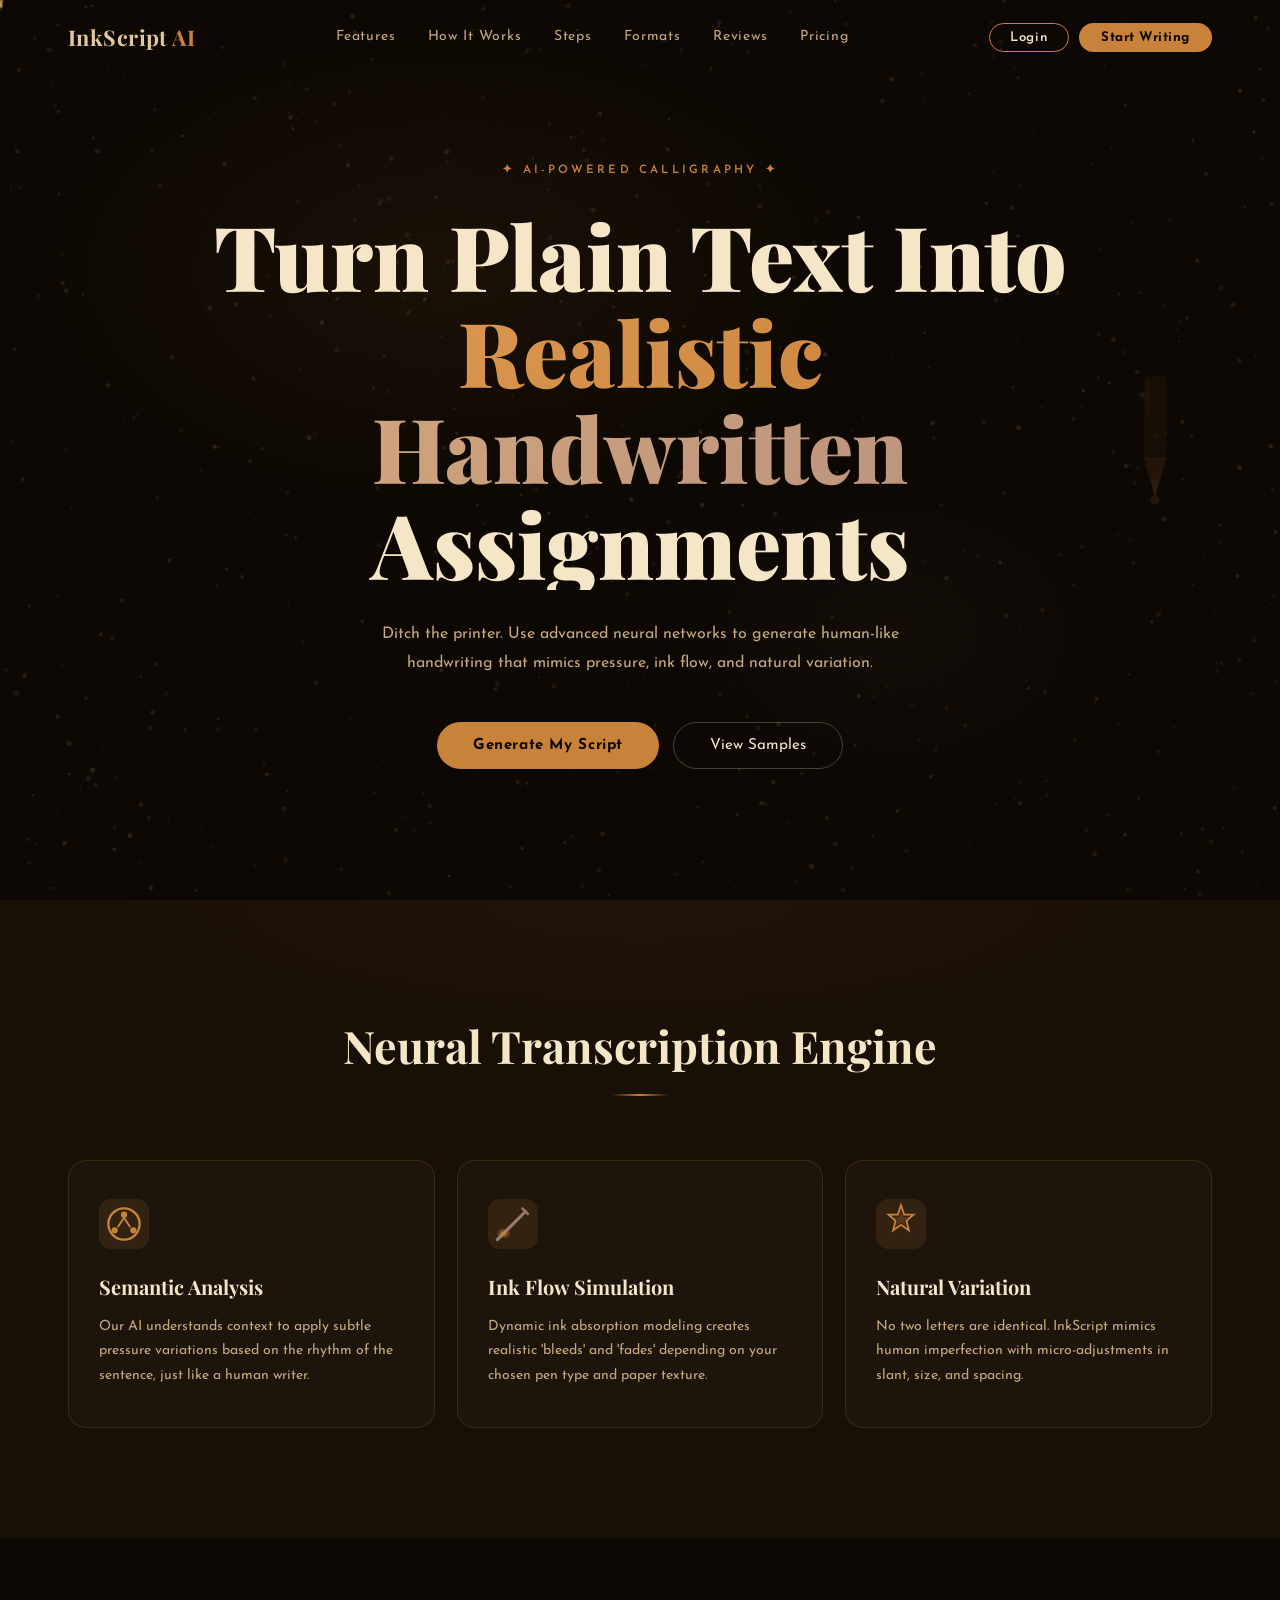
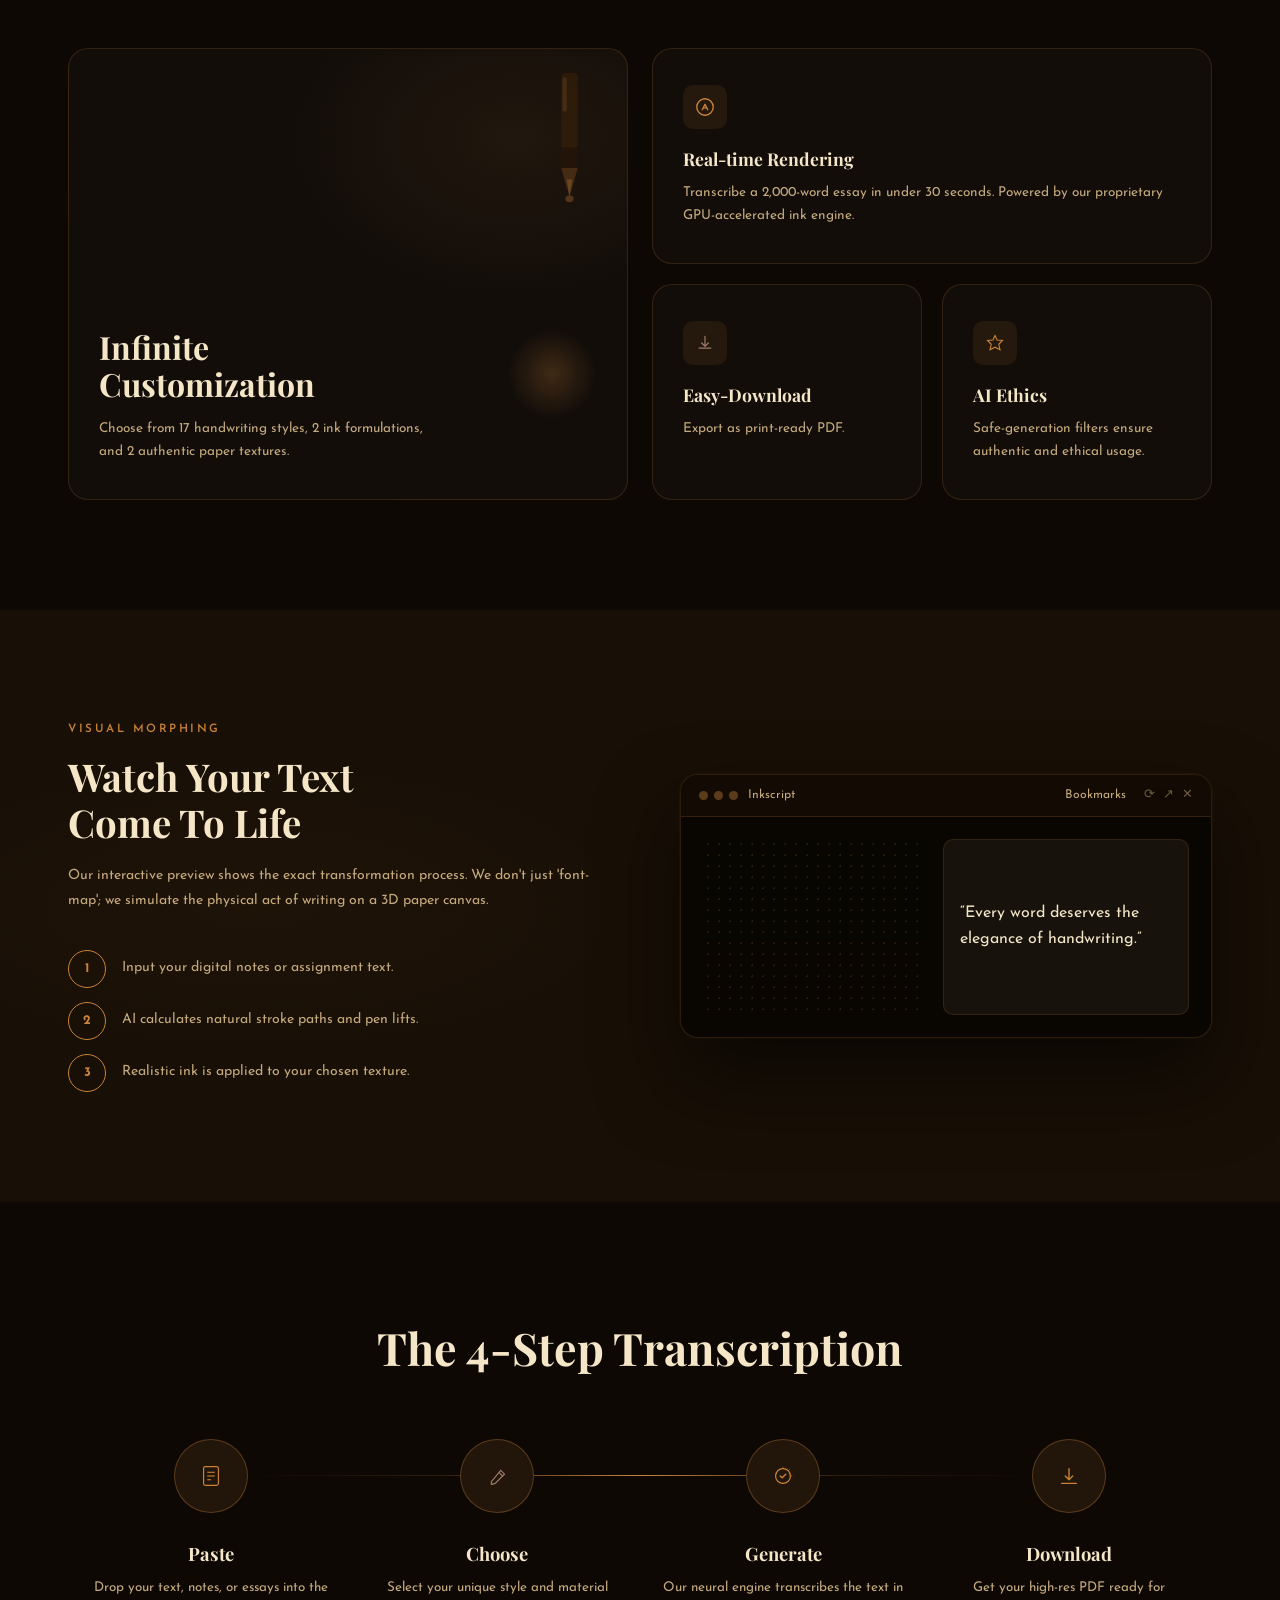
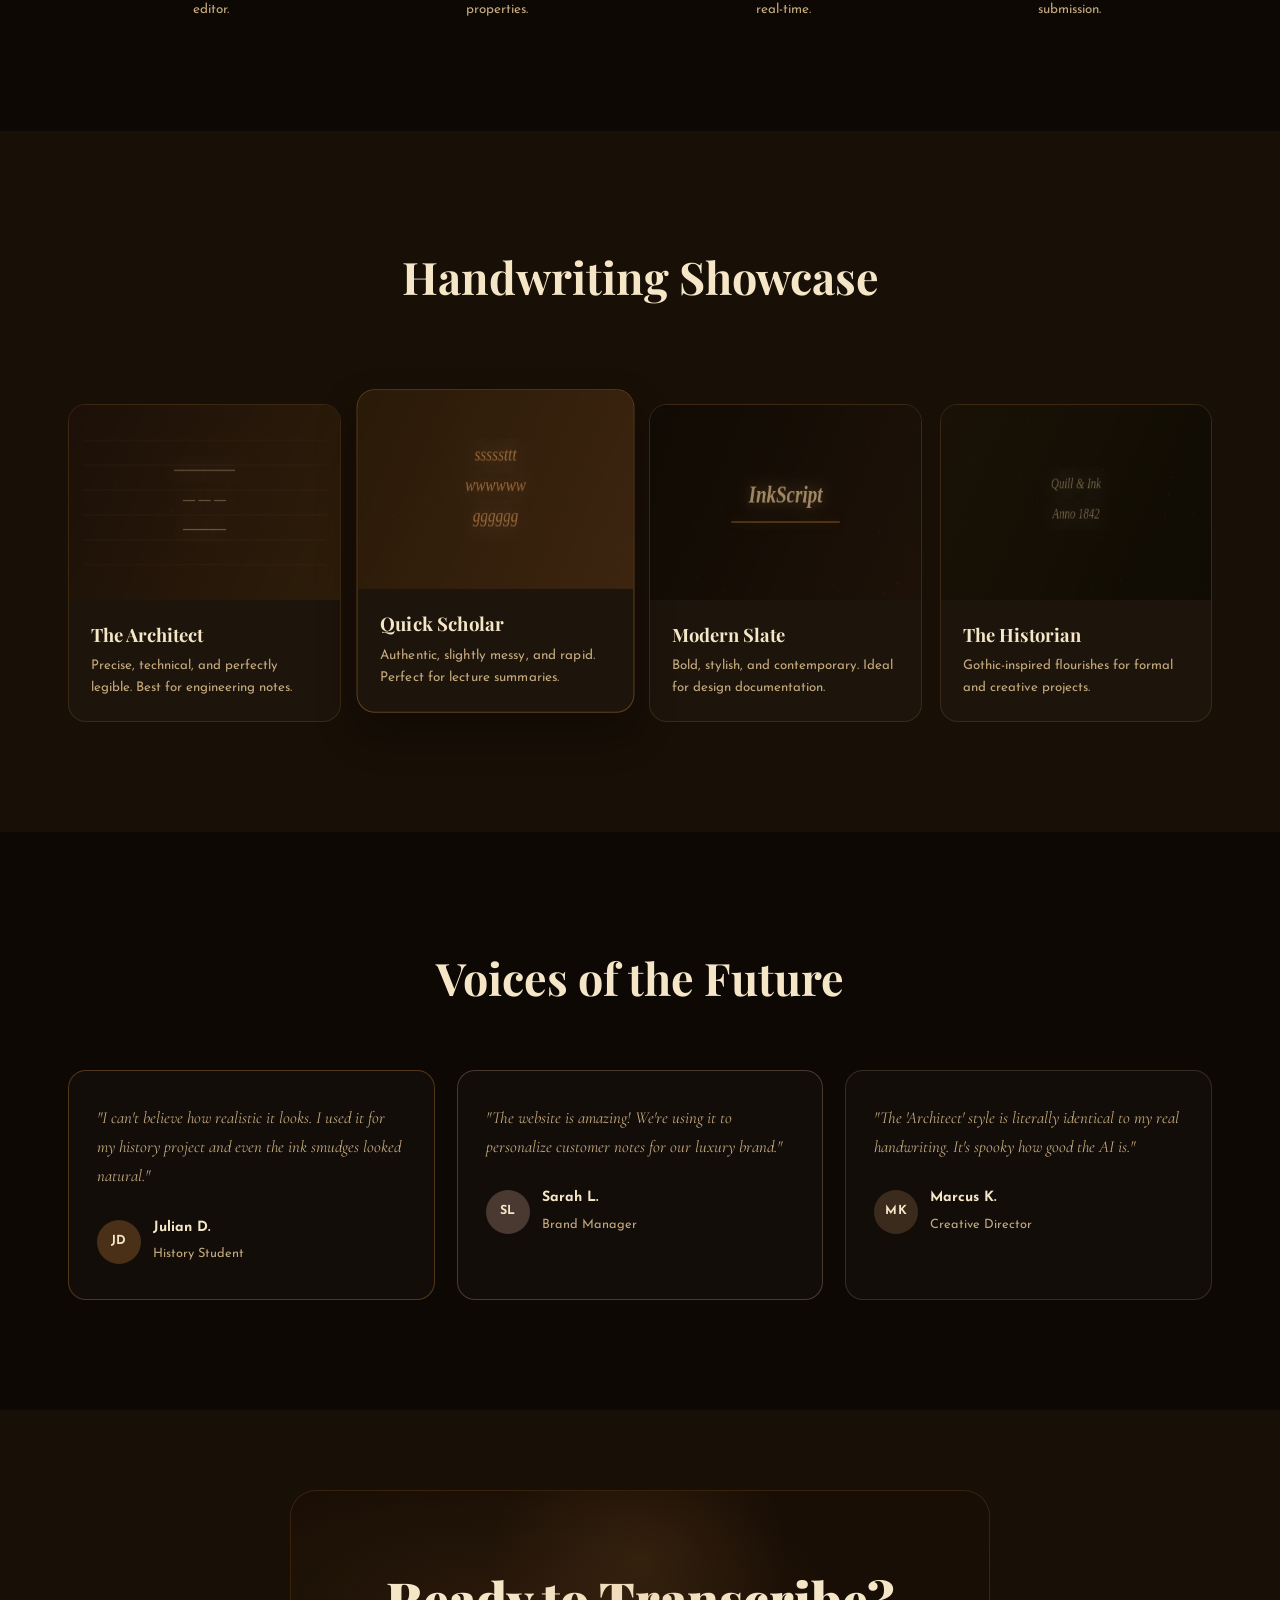
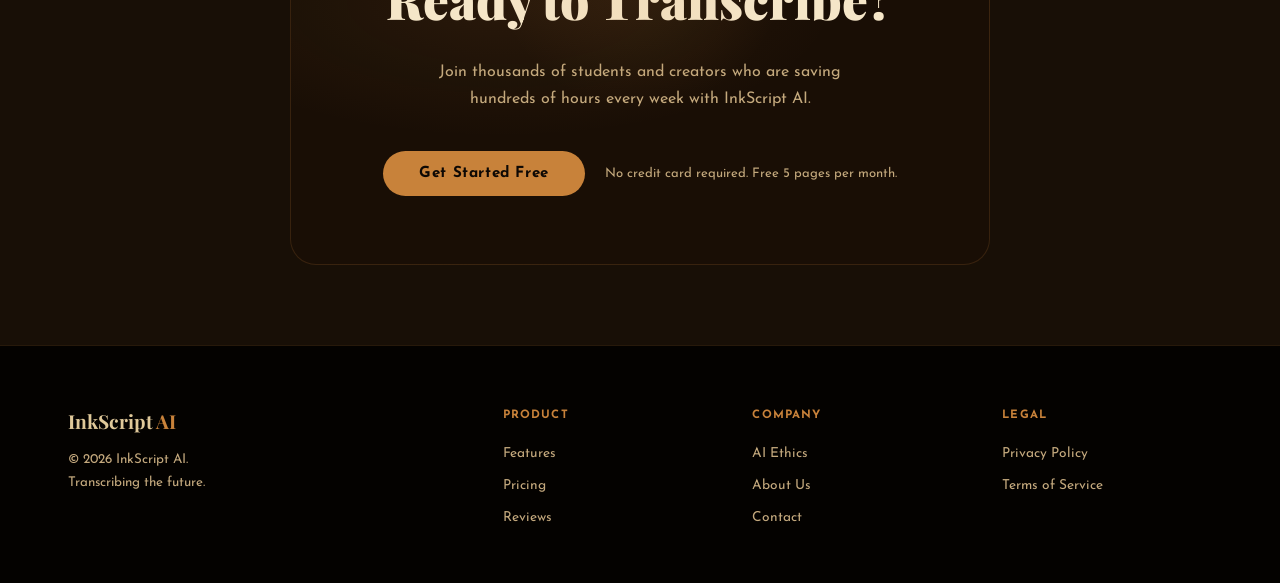
<file: index.html>
<!DOCTYPE html>
<html lang="en">
<head>
  <meta charset="UTF-8" />
  <meta name="viewport" content="width=device-width, initial-scale=1.0"/>
  <title>InkScript AI</title>

  <link rel="preconnect" href="https://fonts.googleapis.com">
  <link rel="preconnect" href="https://fonts.gstatic.com" crossorigin>

  <link href="https://fonts.googleapis.com/css2?family=Playfair+Display:wght@400;700;900&family=Cormorant+Garamond:wght@300;400;500;600;700&family=Josefin+Sans:wght@300;400;500;600;700&display=swap" rel="stylesheet">

  <link rel="stylesheet" href="assets/css/home.css">
</head>
<body>

  <!-- PARTICLES -->
  <canvas id="particles-canvas"></canvas>

  <!-- REALISTIC PEN CURSOR -->
  <div id="cursor-pen">
    <div class="pen-bottom"></div>
    <div class="pen-tip"></div>
  </div>

  <div id="cursor-glow"></div>
  <!-- INK TRAIL -->
  <canvas id="ink-canvas"></canvas>

  <!-- FLYING PAGE SECTION -->
  <div class="flying-pages-wrap" id="flying-pages-wrap">
    <div class="flying-page page-1"></div>
    <div class="flying-page page-2"></div>
    <div class="flying-page page-3"></div>
    <div class="flying-page page-4"></div>
    <div class="flying-page page-5"></div>
  </div>


  <!-- ═══ NAVBAR ═══ -->
  <nav class="navbar" id="navbar">
    <div class="nav-container">
      <div class="nav-logo">InkScript <span>AI</span></div>
      <ul class="nav-links">
        <li><a href="#features">Features</a></li>
        <li><a href="#how-it-works">How It Works</a></li>
        <li><a href="#process">Steps</a></li>
        <li><a href="#gallery">Formats</a></li>
        <li><a href="#testimonials">Reviews</a></li>
        <li><a href="#pricing">Pricing</a></li>
      </ul>
      <div class="nav-btns">
        <button class="btn-outline" onclick="window.location.href='login.html'">Login</button>
        <button class="btn-cta" onclick="window.location.href='writing.html'">Start Writing</button>
      </div>
    </div>
  </nav>

  <!-- ═══ HERO ═══ -->
  <section class="hero" id="home">
    <div class="hero-bg-blur"></div>
    <div class="hero-content">
      <p class="hero-eyebrow">✦ AI-POWERED CALLIGRAPHY ✦</p>
      <h1 class="hero-title">
        <span class="hero-line" style="--d:.05s">Turn Plain Text Into</span>
        <span class="hero-line accent-amber" style="--d:.2s">Realistic</span>
        <span class="hero-line accent-warm" style="--d:.35s">Handwritten</span>
        <span class="hero-line" style="--d:.5s">Assignments</span>
      </h1>
      <p class="hero-sub" style="animation-delay:.75s">
        Ditch the printer. Use advanced neural networks to generate human-like
        handwriting that mimics pressure, ink flow, and natural variation.
      </p>
      <div class="hero-actions" style="animation-delay:.95s">
        <button class="btn-primary-lg" onclick="window.location.href='writing.html'">Generate My Script</button>
        <button class="btn-ghost-lg" onclick="window.location.href='sample.html'">View Samples</button>
      </div>
    </div>
    <!-- Floating pen decoration -->
    <div class="hero-pen-deco" aria-hidden="true">
      <svg viewBox="0 0 60 120" xmlns="http://www.w3.org/2000/svg">
        <rect x="20" y="0" width="20" height="70" rx="4" fill="#6b3f18" opacity=".8"/>
        <rect x="22" y="5" width="4" height="30" rx="2" fill="#c8823a" opacity=".5"/>
        <polygon points="20,70 40,70 30,105" fill="#a0622a"/>
        <polygon points="27,90 33,90 30,105" fill="#e8a05c"/>
        <circle cx="30" cy="107" r="4" fill="#c8823a" opacity=".8"/>
      </svg>
    </div>
  </section>

  <!-- ═══ NEURAL ENGINE FEATURES ═══ -->
  <section class="features" id="features">
    <div class="container">
      <h2 class="sec-title reveal-up">Neural Transcription Engine</h2>
      <div class="sec-divider reveal-up" style="--d:.1s"></div>
      <div class="features-grid">

        <div class="feat-card reveal-card">
          <div class="feat-icon">
            <svg viewBox="0 0 32 32" fill="none" xmlns="http://www.w3.org/2000/svg">
              <circle cx="16" cy="16" r="10" stroke="#c8823a" stroke-width="1.5"/>
              <circle cx="16" cy="10" r="2" fill="#c8823a"/>
              <circle cx="10" cy="20" r="2" fill="#c8823a"/>
              <circle cx="22" cy="20" r="2" fill="#c8823a"/>
              <line x1="16" y1="12" x2="12" y2="18" stroke="#c8823a" stroke-width="1.2"/>
              <line x1="16" y1="12" x2="20" y2="18" stroke="#c8823a" stroke-width="1.2"/>
            </svg>
          </div>
          <h3>Semantic Analysis</h3>
          <p>Our AI understands context to apply subtle pressure variations based on the rhythm of the sentence, just like a human writer.</p>
        </div>

        <div class="feat-card reveal-card" style="--d:.12s">
          <div class="feat-icon">
            <svg viewBox="0 0 32 32" fill="none" xmlns="http://www.w3.org/2000/svg">
              <path d="M6 26 L24 8" stroke="#9b7a6b" stroke-width="2" stroke-linecap="round"/>
              <path d="M22 6 L26 10 L24 8" stroke="#9b7a6b" stroke-width="1.5" stroke-linecap="round"/>
              <ellipse cx="10" cy="22" rx="4" ry="3" fill="#c8823a" opacity=".3"/>
              <ellipse cx="10" cy="22" rx="2" ry="1.5" fill="#c8823a" opacity=".6"/>
            </svg>
          </div>
          <h3>Ink Flow Simulation</h3>
          <p>Dynamic ink absorption modeling creates realistic 'bleeds' and 'fades' depending on your chosen pen type and paper texture.</p>
        </div>

        <div class="feat-card reveal-card" style="--d:.24s">
          <div class="feat-icon">
            <svg viewBox="0 0 32 32" fill="none" xmlns="http://www.w3.org/2000/svg">
              <path d="M16 4 L18 10 L24 10 L19.5 14 L21 20 L16 16.5 L11 20 L12.5 14 L8 10 L14 10 Z" stroke="#c8823a" stroke-width="1.2" fill="none"/>
              <path d="M16 8 L17.2 11.5 L21 11.5 L18.1 13.6 L19.1 17 L16 15 L12.9 17 L13.9 13.6 L11 11.5 L14.8 11.5 Z" fill="#c8823a" opacity=".25"/>
            </svg>
          </div>
          <h3>Natural Variation</h3>
          <p>No two letters are identical. InkScript mimics human imperfection with micro-adjustments in slant, size, and spacing.</p>
        </div>

      </div>
    </div>
  </section>

  <!-- ═══ CUSTOMIZATION BENTO ═══ -->
  <section class="bento" id="bento">
    <div class="container">
      <div class="bento-grid">

        <!-- Big pen card -->
        <div class="bento-card bento-pen reveal-left">
          <div class="pen-ink-blob" aria-hidden="true"></div>
          <div class="big-pen-svg" aria-hidden="true">
            <svg viewBox="0 0 80 200" xmlns="http://www.w3.org/2000/svg">
              <rect x="28" y="0" width="24" height="110" rx="6" fill="#4a2808" opacity=".9"/>
              <rect x="30" y="6" width="6" height="50" rx="3" fill="#c8823a" opacity=".4"/>
              <rect x="28" y="108" width="24" height="30" rx="3" fill="#2d1608"/>
              <polygon points="28,138 52,138 40,180" fill="#7a4820"/>
              <polygon points="36,155 44,155 40,180" fill="#c8823a"/>
              <ellipse cx="40" cy="183" rx="6" ry="5" fill="#c8823a" opacity=".7"/>
            </svg>
          </div>
          <div class="bento-text">
            <h2>Infinite<br>Customization</h2>
            <p>Choose from 17 handwriting styles, 2 ink formulations, and 2 authentic paper textures.</p>
          </div>
        </div>

        <!-- Right cards stack -->
        <div class="bento-right reveal-right">

          <div class="bento-card bento-render">
            <div class="mini-icon-wrap">
              <svg viewBox="0 0 24 24" fill="none" xmlns="http://www.w3.org/2000/svg" width="22" height="22">
                <circle cx="12" cy="12" r="9" stroke="#c8823a" stroke-width="1.5"/>
                <path d="M9 15 L12 9 L15 15" stroke="#c8823a" stroke-width="1.5" stroke-linecap="round" stroke-linejoin="round"/>
                <line x1="10" y1="13" x2="14" y2="13" stroke="#c8823a" stroke-width="1.2"/>
              </svg>
            </div>
            <h4>Real-time Rendering</h4>
            <p>Transcribe a 2,000-word essay in under 30 seconds. Powered by our proprietary GPU-accelerated ink engine.</p>
          </div>

          <div class="bento-row">
            <div class="bento-card bento-half">
              <div class="mini-icon-wrap">
                <svg viewBox="0 0 24 24" fill="none" xmlns="http://www.w3.org/2000/svg" width="20" height="20">
                  <path d="M12 4 L12 16 M8 12 L12 16 L16 12" stroke="#9b7a6b" stroke-width="1.5" stroke-linecap="round" stroke-linejoin="round"/>
                  <path d="M5 18 L19 18" stroke="#9b7a6b" stroke-width="1.5" stroke-linecap="round"/>
                </svg>
              </div>
              <h4>Easy-Download</h4>
              <p>Export as print-ready PDF.</p>
            </div>
            <div class="bento-card bento-half">
              <div class="mini-icon-wrap">
                <svg viewBox="0 0 24 24" fill="none" xmlns="http://www.w3.org/2000/svg" width="20" height="20">
                  <path d="M12 3 L14.5 8.5 L21 9 L16.5 13.5 L18 20 L12 17 L6 20 L7.5 13.5 L3 9 L9.5 8.5 Z" stroke="#c8823a" stroke-width="1.3" fill="none"/>
                </svg>
              </div>
              <h4>AI Ethics</h4>
              <p>Safe-generation filters ensure authentic and ethical usage.</p>
            </div>
          </div>

        </div>
      </div>
    </div>
  </section>

  <!-- ═══ VISUAL MORPHING / HOW IT WORKS ═══ -->
  <section class="morphing" id="how-it-works">
    <div class="container">
      <div class="morphing-grid">

        <div class="morph-text reveal-left">
          <p class="sec-eyebrow">VISUAL MORPHING</p>
          <h2>Watch Your Text<br>Come To Life</h2>
          <p class="morph-sub">Our interactive preview shows the exact transformation process. We don't just 'font-map'; we simulate the physical act of writing on a 3D paper canvas.</p>
          <div class="morph-steps">
            <div class="morph-step reveal-card" style="--d:0s">
              <div class="step-num">1</div>
              <p>Input your digital notes or assignment text.</p>
            </div>
            <div class="morph-step reveal-card" style="--d:.1s">
              <div class="step-num">2</div>
              <p>AI calculates natural stroke paths and pen lifts.</p>
            </div>
            <div class="morph-step reveal-card" style="--d:.2s">
              <div class="step-num">3</div>
              <p>Realistic ink is applied to your chosen texture.</p>
            </div>
          </div>
        </div>

        <div class="morph-preview reveal-right">
  <div class="preview-window">

    <div class="preview-bar">
      <div class="preview-dots-row">
        <span class="pdot"></span>
        <span class="pdot"></span>
        <span class="pdot"></span>
      </div>

      <span class="preview-title-lbl">Inkscript</span>

      <span class="preview-title-lbl ml-auto">Bookmarks</span>

      <div class="preview-bar-icons">
        <span>⟳</span>
        <span>↗</span>
        <span>✕</span>
      </div>
    </div>

    <div class="preview-body">

      <div class="preview-grid-dots"></div>

      <div class="preview-writing-area">

        <div class="quote-preview">
          <span class="quote-line">
            “Every word deserves
          </span>

          <span class="quote-line italic">
            the elegance of handwriting.”
          </span>
        </div>

      </div>

    </div>

  </div>
</div>
        </div>

      </div>
    </div>
    
  </section>

  <!-- ═══ 4-STEP PROCESS ═══ -->
  <section class="process" id="process">
    <div class="container">
      <h2 class="sec-title reveal-up">The 4-Step Transcription</h2>
      <div class="process-track">
        <div class="process-line"></div>
        <div class="process-grid">

          <div class="proc-item reveal-card" style="--d:0s">
            <div class="proc-circle">
              <svg viewBox="0 0 28 28" fill="none" xmlns="http://www.w3.org/2000/svg" width="26" height="26">
                <rect x="6" y="4" width="16" height="20" rx="2" stroke="#c8823a" stroke-width="1.3"/>
                <line x1="10" y1="10" x2="18" y2="10" stroke="#c8823a" stroke-width="1.2"/>
                <line x1="10" y1="14" x2="18" y2="14" stroke="#c8823a" stroke-width="1.2"/>
                <line x1="10" y1="18" x2="14" y2="18" stroke="#c8823a" stroke-width="1.2"/>
              </svg>
            </div>
            <h3>Paste</h3>
            <p>Drop your text, notes, or essays into the editor.</p>
          </div>

          <div class="proc-item reveal-card" style="--d:.12s">
            <div class="proc-circle">
              <svg viewBox="0 0 28 28" fill="none" xmlns="http://www.w3.org/2000/svg" width="26" height="26">
                <path d="M8 20 L18 8 L22 12 L12 22 L8 23 L8 20 Z" stroke="#9b7a6b" stroke-width="1.3" fill="none"/>
                <line x1="16" y1="10" x2="20" y2="14" stroke="#9b7a6b" stroke-width="1.2"/>
              </svg>
            </div>
            <h3>Choose</h3>
            <p>Select your unique style and material properties.</p>
          </div>

          <div class="proc-item reveal-card" style="--d:.24s">
            <div class="proc-circle">
              <svg viewBox="0 0 28 28" fill="none" xmlns="http://www.w3.org/2000/svg" width="26" height="26">
                <circle cx="14" cy="14" r="8" stroke="#c8823a" stroke-width="1.3"/>
                <path d="M11 14 L13 16 L17 12" stroke="#c8823a" stroke-width="1.5" stroke-linecap="round" stroke-linejoin="round"/>
                <path d="M14 6 L14 4 M20 8 L21.4 6.6 M22 14 L24 14" stroke="#c8823a" stroke-width="1" opacity=".6"/>
              </svg>
            </div>
            <h3>Generate</h3>
            <p>Our neural engine transcribes the text in real-time.</p>
          </div>

          <div class="proc-item reveal-card" style="--d:.36s">
            <div class="proc-circle">
              <svg viewBox="0 0 28 28" fill="none" xmlns="http://www.w3.org/2000/svg" width="26" height="26">
                <path d="M14 6 L14 18 M10 14 L14 18 L18 14" stroke="#c8823a" stroke-width="1.5" stroke-linecap="round" stroke-linejoin="round"/>
                <path d="M6 22 L22 22" stroke="#c8823a" stroke-width="1.3" stroke-linecap="round"/>
              </svg>
            </div>
            <h3>Download</h3>
            <p>Get your high-res PDF ready for submission.</p>
          </div>

        </div>
      </div>
    </div>
  </section>

  <!-- ═══ HANDWRITING GALLERY ═══ -->
  <section class="gallery" id="gallery">
    <div class="container">
      <h2 class="sec-title reveal-up">Handwriting Showcase</h2>
      <p class="sec-sub reveal-up" style="--d:.1s">A curated selection of our most popular neural handwriting profiles.</p>
      <div class="gallery-grid">

        <div class="gal-card reveal-card">
          <div class="gal-img gal-architect">
            <canvas class="gal-canvas" data-style="architect"></canvas>
          </div>
          <div class="gal-info">
            <h3>The Architect</h3>
            <p>Precise, technical, and perfectly legible. Best for engineering notes.</p>
          </div>
        </div>

        <div class="gal-card gal-featured reveal-card" style="--d:.1s">
          <div class="gal-img gal-scholar">
            <canvas class="gal-canvas" data-style="scholar"></canvas>
          </div>
          <div class="gal-info">
            <h3>Quick Scholar</h3>
            <p>Authentic, slightly messy, and rapid. Perfect for lecture summaries.</p>
          </div>
        </div>

        <div class="gal-card reveal-card" style="--d:.2s">
          <div class="gal-img gal-modern">
            <canvas class="gal-canvas" data-style="modern"></canvas>
          </div>
          <div class="gal-info">
            <h3>Modern Slate</h3>
            <p>Bold, stylish, and contemporary. Ideal for design documentation.</p>
          </div>
        </div>

        <div class="gal-card reveal-card" style="--d:.3s">
          <div class="gal-img gal-historian">
            <canvas class="gal-canvas" data-style="historian"></canvas>
          </div>
          <div class="gal-info">
            <h3>The Historian</h3>
            <p>Gothic-inspired flourishes for formal and creative projects.</p>
          </div>
        </div>

      </div>
    </div>
  </section>

  <!-- ═══ TESTIMONIALS ═══ -->
  <section class="testimonials" id="testimonials">
    <div class="container">
      <h2 class="sec-title reveal-up">Voices of the Future</h2>
      <div class="testi-grid">

        <div class="testi-card reveal-card testi-amber">
          <p class="testi-quote">"I can't believe how realistic it looks. I used it for my history project and even the ink smudges looked natural."</p>
          <div class="testi-author">
            <div class="testi-avatar av-amber">JD</div>
            <div>
              <strong>Julian D.</strong>
              <span>History Student</span>
            </div>
          </div>
        </div>

        <div class="testi-card reveal-card testi-warm" style="--d:.12s">
          <p class="testi-quote">"The website is amazing! We're using it to personalize customer notes for our luxury brand."</p>
          <div class="testi-author">
            <div class="testi-avatar av-warm">SL</div>
            <div>
              <strong>Sarah L.</strong>
              <span>Brand Manager</span>
            </div>
          </div>
        </div>

        <div class="testi-card reveal-card testi-muted" style="--d:.24s">
          <p class="testi-quote">"The 'Architect' style is literally identical to my real handwriting. It's spooky how good the AI is."</p>
          <div class="testi-author">
            <div class="testi-avatar av-muted">MK</div>
            <div>
              <strong>Marcus K.</strong>
              <span>Creative Director</span>
            </div>
          </div>
        </div>

      </div>
    </div>
  </section>

  <!-- ═══ CTA ═══ -->
  <section class="cta" id="pricing">
    <div class="container">
      <div class="cta-box reveal-up">
        <div class="cta-glow"></div>
        <h2>Ready to Transcribe?</h2>
        <p>Join thousands of students and creators who are saving hundreds of hours every week with InkScript AI.</p>
        <div class="cta-row">
          <button class="btn-primary-lg" onclick="window.location.href='writing.html'">Get Started Free</button>
          <span class="cta-note">No credit card required. Free 5 pages per month.</span>
        </div>
      </div>
    </div>
  </section>

  <!-- ═══ FOOTER ═══ -->
  <footer class="footer">
    <div class="container">
      <div class="footer-inner">
        <div class="footer-brand">
          <div class="footer-logo">InkScript <span>AI</span></div>
          <p>© 2026 InkScript AI.<br>Transcribing the future.</p>
        </div>
        <div class="footer-cols">
          <div class="footer-col">
            <h5>Product</h5>
            <a href="#features">Features</a>
            <a href="#pricing">Pricing</a>
            <a href="#testimonials">Reviews</a>
          </div>
          <div class="footer-col">
            <h5>Company</h5>
            <a href="ethics.html">AI Ethics</a>
            <a href="portfolio.html" target="_blank">About Us</a>
            <a href="contact.html">Contact</a>
          </div>
          <div class="footer-col">
            <h5>Legal</h5>
            <a href="privacy.html">Privacy Policy</a>
            <a href="terms.html">Terms of Service</a>
          </div>
        </div>
      </div>
    </div>
  </footer>


  <script src="assets/js/home.js"></script>
</body>
</html>
</file>
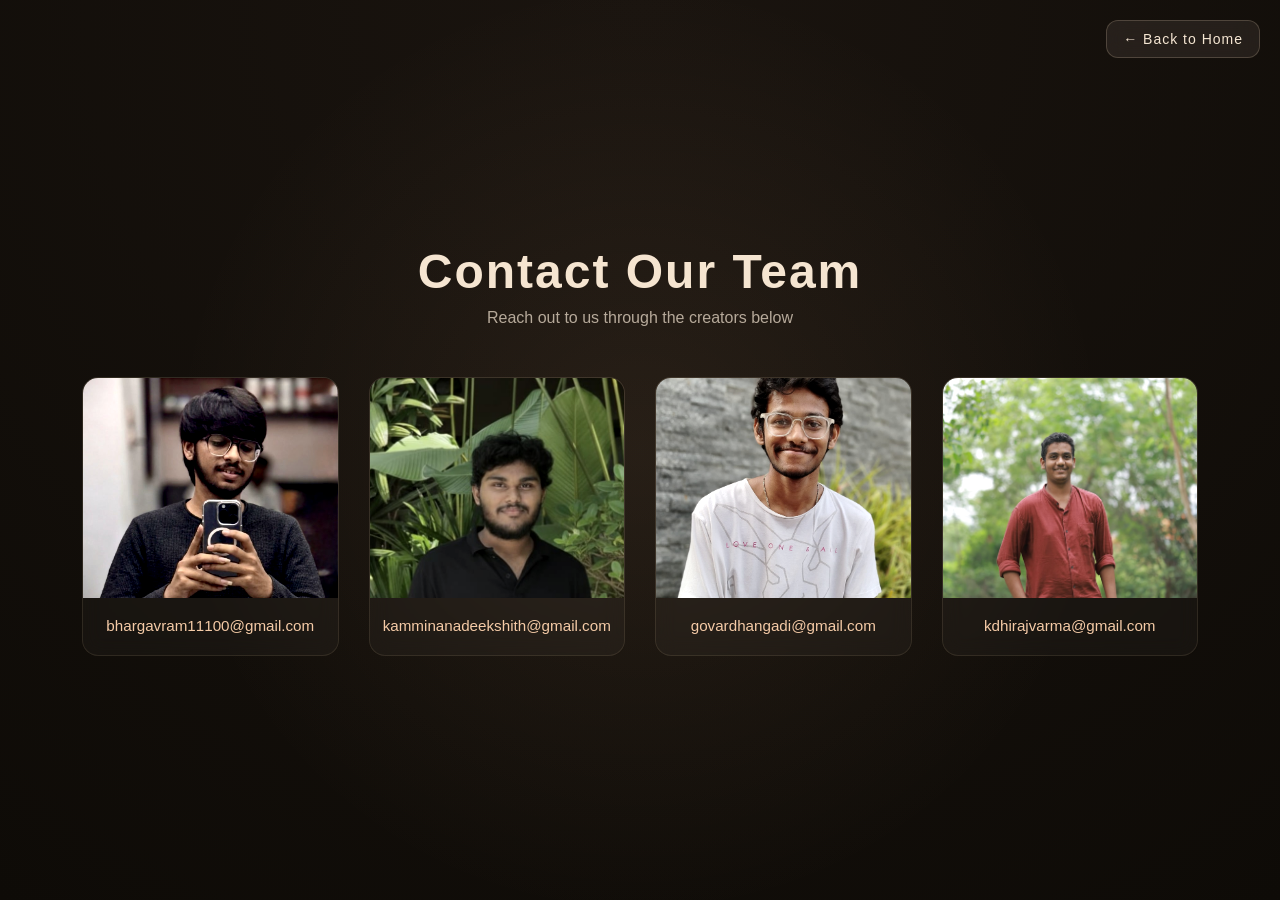
<file: contact.html>
<!DOCTYPE html>
<html lang="en">

<head>
  <meta charset="UTF-8" />
  <meta name="viewport" content="width=device-width, initial-scale=1.0" />
  <title>Contact Us</title>
  <link rel="stylesheet" href="assets/css/contact.css" />
</head>

<body>

  <a href="index.html" class="back-btn">← Back to Home</a>

  <section class="contact-section">
    <div class="overlay"></div>

    <h1 class="title">Contact Our Team</h1>
    <p class="subtitle">Reach out to us through the creators below</p>

    <div class="card-grid">

      <div class="card">
        <img src="assets/members/bhargav.jpeg" alt="Bhargav">
        <a href="mailto:bhargavram11100@gmail.com">bhargavram11100@gmail.com</a>
      </div>

      <div class="card">
        <img src="assets/members/deekshith.jpeg" alt="Deekshith">
        <a href="mailto:kamminanadeekshith@gmail.com">kamminanadeekshith@gmail.com</a>
      </div>

      <div class="card">
        <img src="assets/members/govardhan.jpeg" alt="Govardhan">
        <a href="mailto:govardhangadi@gmail.com">govardhangadi@gmail.com</a>
      </div>

      <div class="card">
        <img src="assets/members/dhiraj.jpg" alt="Dhiraj">
        <a href="mailto:kdhirajvarma@gmail.com">kdhirajvarma@gmail.com</a>
      </div>

    </div>
  </section>

</body>

</html>
</file>
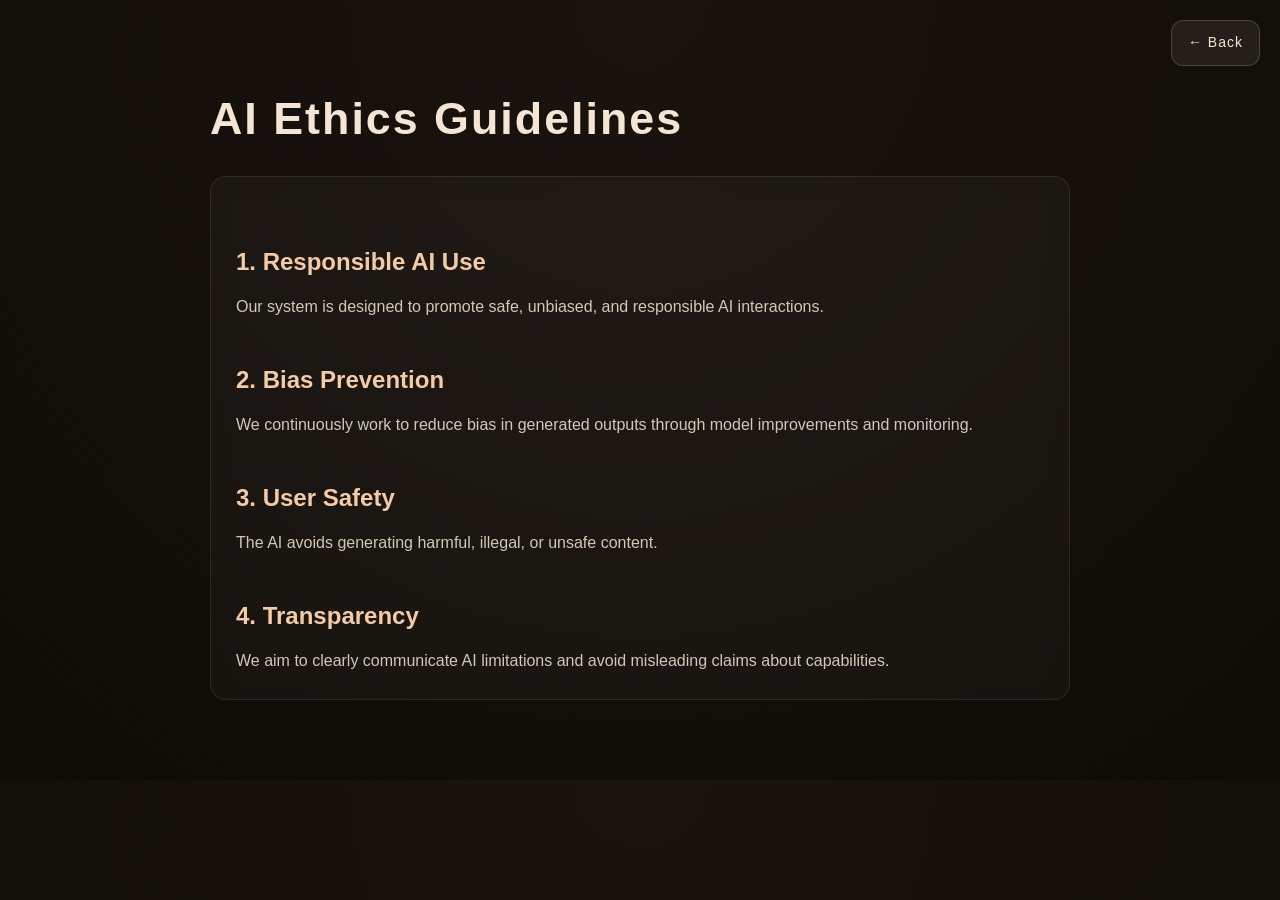
<file: ethics.html>
<!DOCTYPE html>
<html lang="en">
<head>
  <meta charset="UTF-8">
  <meta name="viewport" content="width=device-width, initial-scale=1.0">
  <title>AI Ethics</title>
  <link rel="stylesheet" href="assets/css/legal.css">
</head>
<body>
<a href="index.html" class="back-btn">← Back</a>
<div class="container">
  <h1>AI Ethics Guidelines</h1>

  <div class="card">
    <h2>1. Responsible AI Use</h2>
    <p>Our system is designed to promote safe, unbiased, and responsible AI interactions.</p>

    <h2>2. Bias Prevention</h2>
    <p>We continuously work to reduce bias in generated outputs through model improvements and monitoring.</p>

    <h2>3. User Safety</h2>
    <p>The AI avoids generating harmful, illegal, or unsafe content.</p>

    <h2>4. Transparency</h2>
    <p>We aim to clearly communicate AI limitations and avoid misleading claims about capabilities.</p>
  </div>
</div>

</body>
</html>
</file>
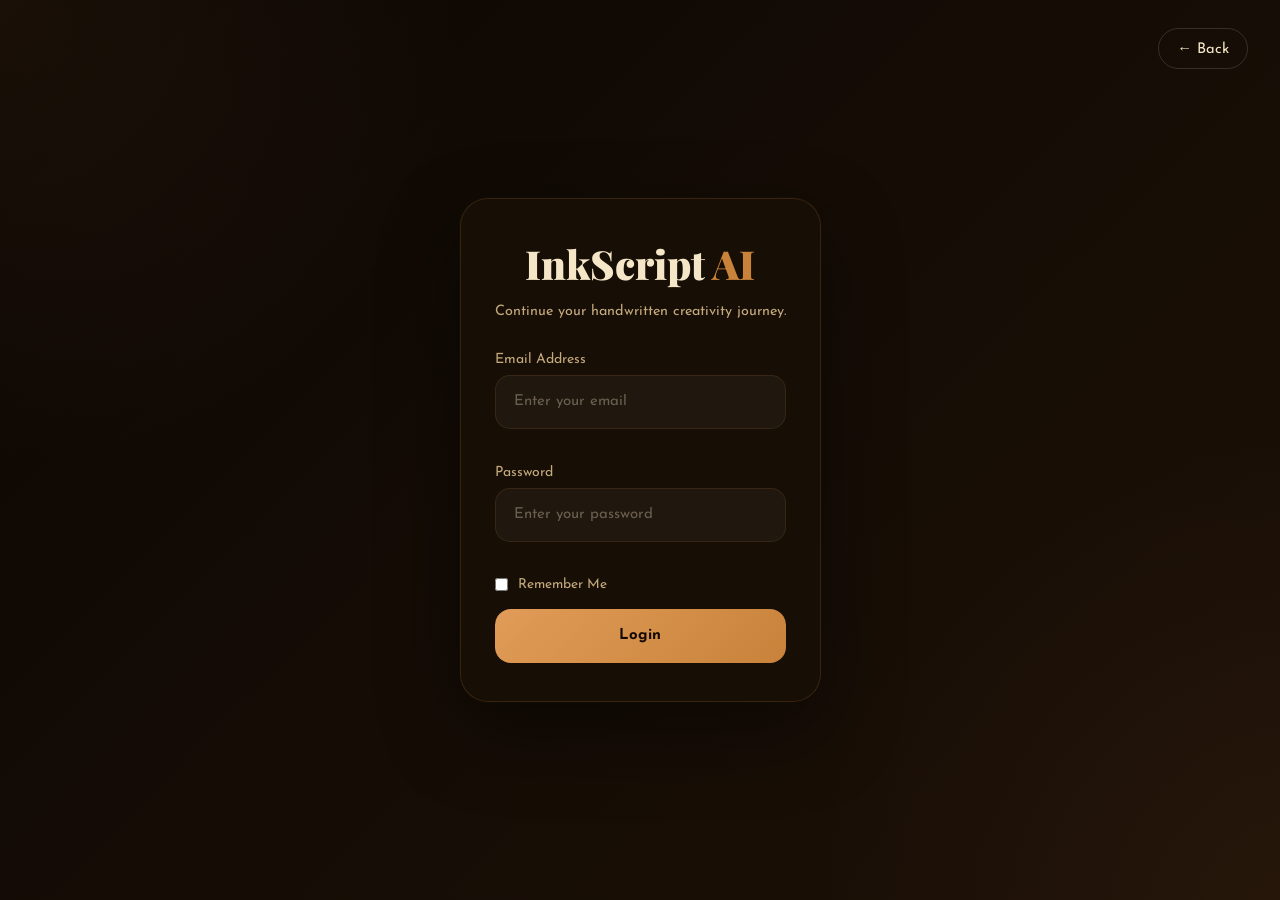
<file: login.html>
<!DOCTYPE html>
<html lang="en">

<head>
  <meta charset="UTF-8" />
  <meta name="viewport" content="width=device-width, initial-scale=1.0"/>
  <title>InkScript AI • Login</title>

  <link rel="stylesheet" href="assets/css/login.css">

  <link rel="preconnect" href="https://fonts.googleapis.com">
  <link rel="preconnect" href="https://fonts.gstatic.com" crossorigin>

  <link href="https://fonts.googleapis.com/css2?family=Playfair+Display:wght@600;700;900&family=Josefin+Sans:wght@300;400;500;600;700&display=swap" rel="stylesheet">
</head>

<body>

  <!-- TOPBAR -->

  <header class="topbar">

    <a href="index.html" class="back-btn">
      ← Back
    </a>

  </header>

  <!-- LOGIN -->

  <div class="login-wrapper">

    <div class="login-card">

      <h1>
        InkScript <span>AI</span>
      </h1>

      <p class="sub">
        Continue your handwritten creativity journey.
      </p>

      <form id="loginForm" novalidate>

        <div class="field">

          <label>Email Address</label>

          <input
            type="email"
            id="email"
            placeholder="Enter your email"
          >

          <span class="error" id="emailError"></span>

        </div>

        <div class="field">

          <label>Password</label>

          <input
            type="password"
            id="password"
            placeholder="Enter your password"
          >

          <span class="error" id="passwordError"></span>

        </div>

        <div class="remember-row">

          <label class="remember">

            <input type="checkbox" id="remember">

            <span>Remember Me</span>

          </label>

        </div>

        <button type="submit" class="login-btn">
          Login
        </button>

      </form>

    </div>

  </div>

  <script src="assets/js/login.js"></script>

</body>

</html>
</file>
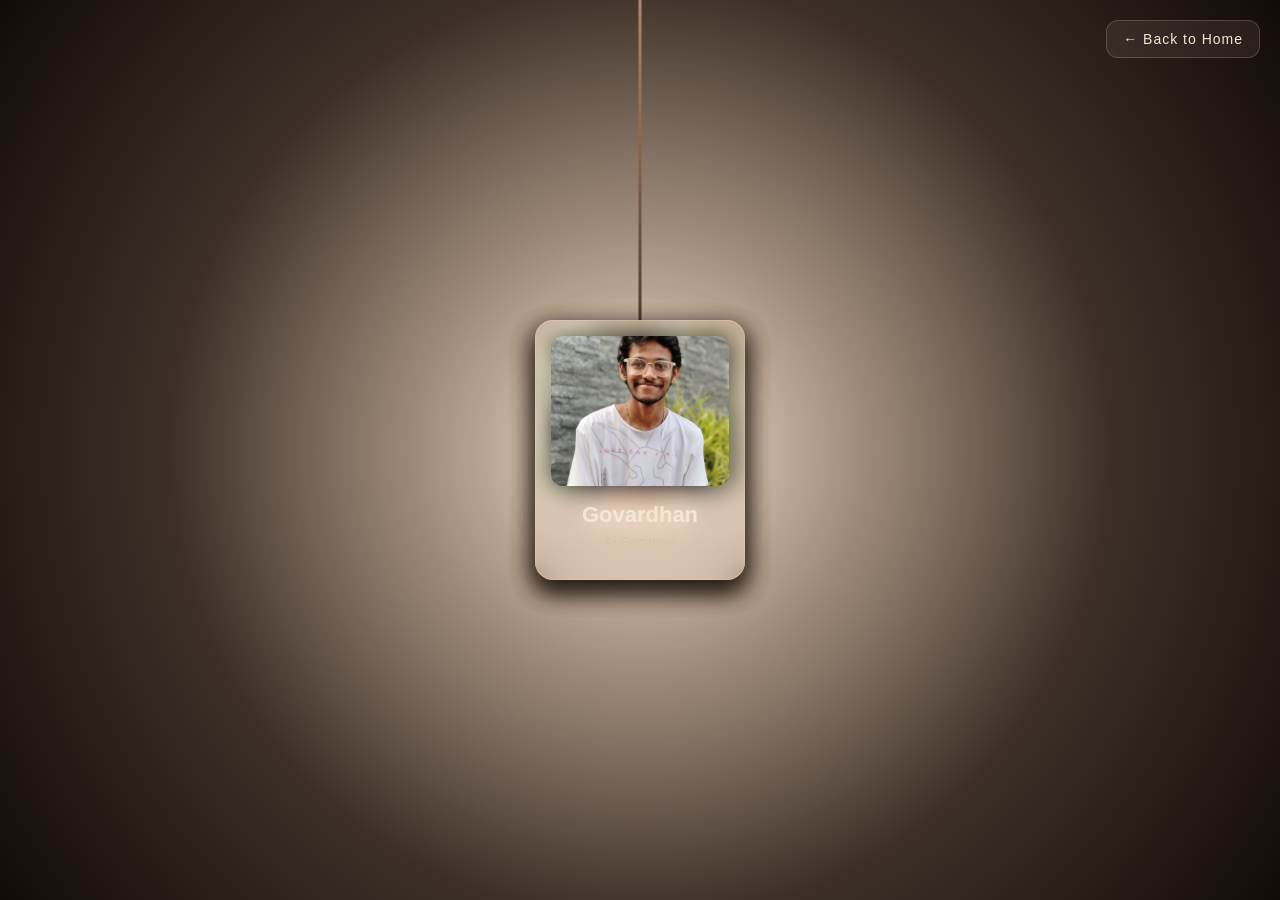
<file: portfolio.html>
<!DOCTYPE html>
<html lang="en">

<head>
    <meta charset="UTF-8">
    <meta name="viewport" content="width=device-width, initial-scale=1.0">
    <title>Project Team</title>
    <link rel="stylesheet" href="assets/css/portfolio.css">
    <script src="assets/js/portfolio.js"></script>
</head>

<body>

    <a href="index.html" class="back-btn">← Back to Home</a>

    <div class="wire"></div>
    <div class="bulb"></div>
    <div class="light"></div>

    <!-- 3D carousel scene -->
    <div class="scene">
        <!-- Rotating container -->
        <div class="carousel">
            <div class="card-wrapper">
                <div class="card" onclick="openPortfolio('https://dhirajvarma666.github.io/UID-ASSIGNMENT/')">
                    <img src="assets/members/dhiraj.jpg">
                    <h3>Dhiraj</h3>
                    <p>Frontend Developer</p>
                </div>
            </div>

            <div class="card-wrapper">
                <div class="card" onclick="openPortfolio('https://bhargav-ram333.github.io/portfolio/')">
                    <img src="assets/members/bhargav.jpeg">
                    <h3>Bhargav</h3>
                    <p>Data Analyst</p>
                </div>
            </div>

            <div class="card-wrapper">
                <div class="card"
                    onclick="openPortfolio('https://kamminanadeekshith.github.io/portfolio_website_basic/')">
                    <img src="assets/members/deekshith.jpeg">
                    <h3>Deekshith</h3>
                    <p>ML Engineer</p>
                </div>
            </div>

            <div class="card-wrapper">
                <div class="card" onclick="openPortfolio('https://Govardhansatya.github.io')">
                    <img src="assets/members/govardhan.jpeg">
                    <h3>Govardhan</h3>
                    <p>Ai Engineer</p>
                </div>
            </div>
        </div>
    </div>

</body>

</html>
</file>
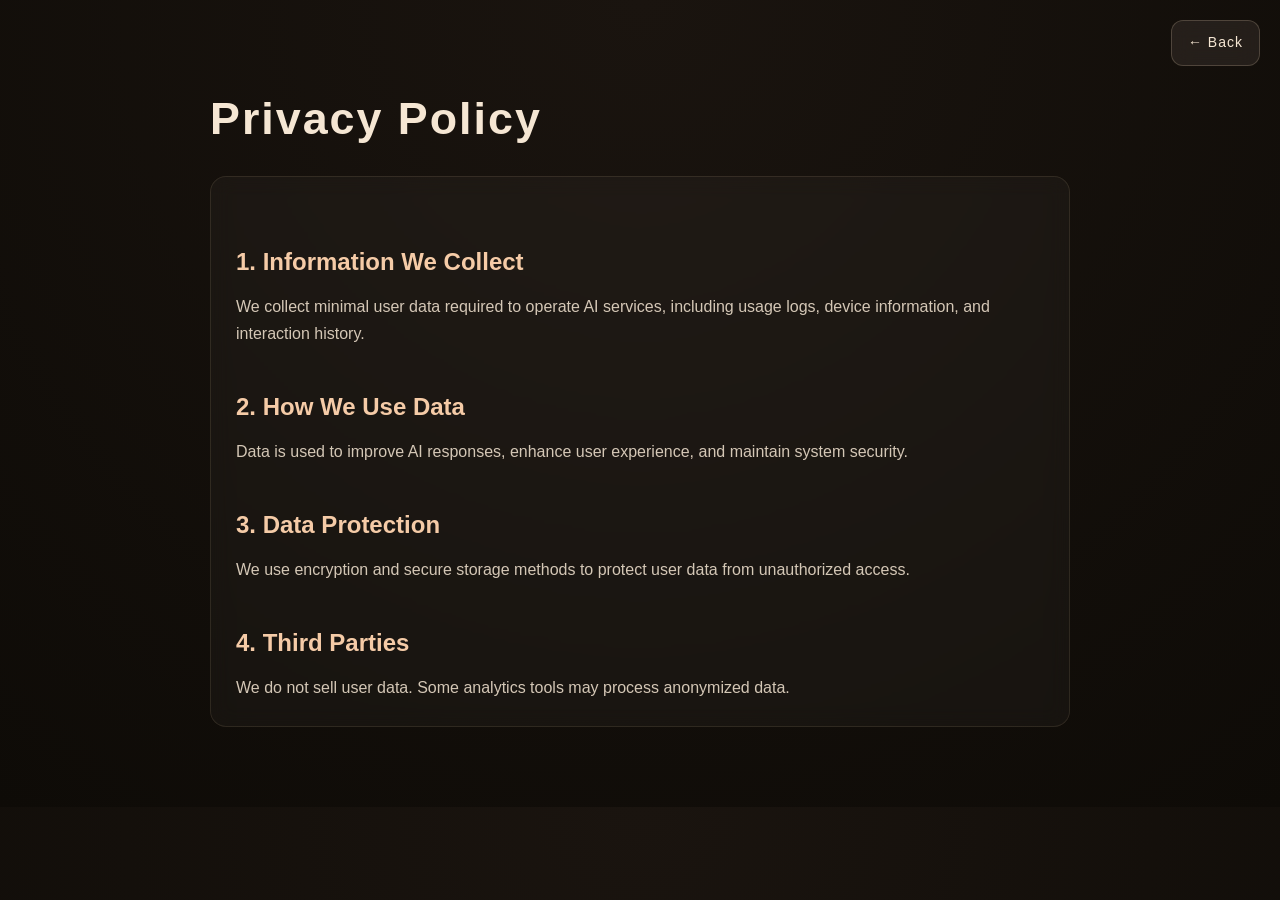
<file: privacy.html>
<!DOCTYPE html>
<html lang="en">
<head>
  <meta charset="UTF-8">
  <meta name="viewport" content="width=device-width, initial-scale=1.0">
  <title>Privacy Policy</title>
  <link rel="stylesheet" href="assets/css/legal.css">
</head>
<body>
<a href="index.html" class="back-btn">← Back</a>
<div class="container">
  <h1>Privacy Policy</h1>

  <div class="card">
    <h2>1. Information We Collect</h2>
    <p>We collect minimal user data required to operate AI services, including usage logs, device information, and interaction history.</p>

    <h2>2. How We Use Data</h2>
    <p>Data is used to improve AI responses, enhance user experience, and maintain system security.</p>

    <h2>3. Data Protection</h2>
    <p>We use encryption and secure storage methods to protect user data from unauthorized access.</p>

    <h2>4. Third Parties</h2>
    <p>We do not sell user data. Some analytics tools may process anonymized data.</p>
  </div>
</div>

</body>
</html>
</file>
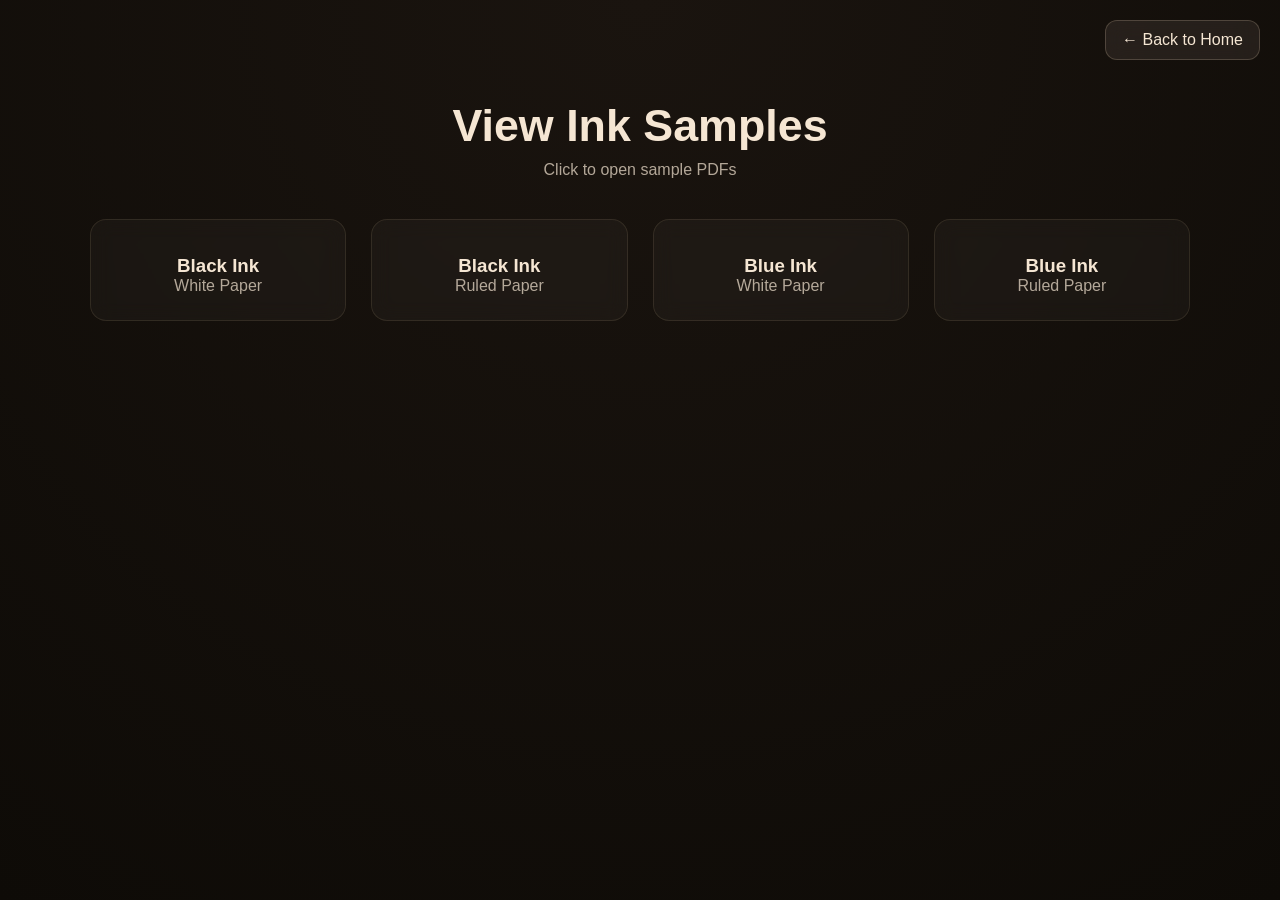
<file: sample.html>
<!DOCTYPE html>
<html lang="en">
<head>
  <meta charset="UTF-8">
  <meta name="viewport" content="width=device-width, initial-scale=1.0">
  <title>Ink Samples</title>
  <link rel="stylesheet" href="assets/css/sample.css">
</head>
<body>

  <a href="index.html" class="back-btn">← Back to Home</a>

  <section class="container">

    <h1>View Ink Samples</h1>
    <p class="sub">Click to open sample PDFs</p>

    <div class="grid">

      <a class="card" href="assets/sample assignments/black_white.pdf" target="_blank">
        <h3>Black Ink</h3>
        <p>White Paper</p>
      </a>

      <a class="card" href="assets/sample assignments/black_ruled.pdf" target="_blank">
        <h3>Black Ink</h3>
        <p>Ruled Paper</p>
      </a>

      <a class="card" href="assets/sample assignments/blue_white.pdf" target="_blank">
        <h3>Blue Ink</h3>
        <p>White Paper</p>
      </a>

      <a class="card" href="assets/sample assignments/blue_ruled.pdf" target="_blank">
        <h3>Blue Ink</h3>
        <p>Ruled Paper</p>
      </a>

    </div>

  </section>

</body>
</html>
</file>
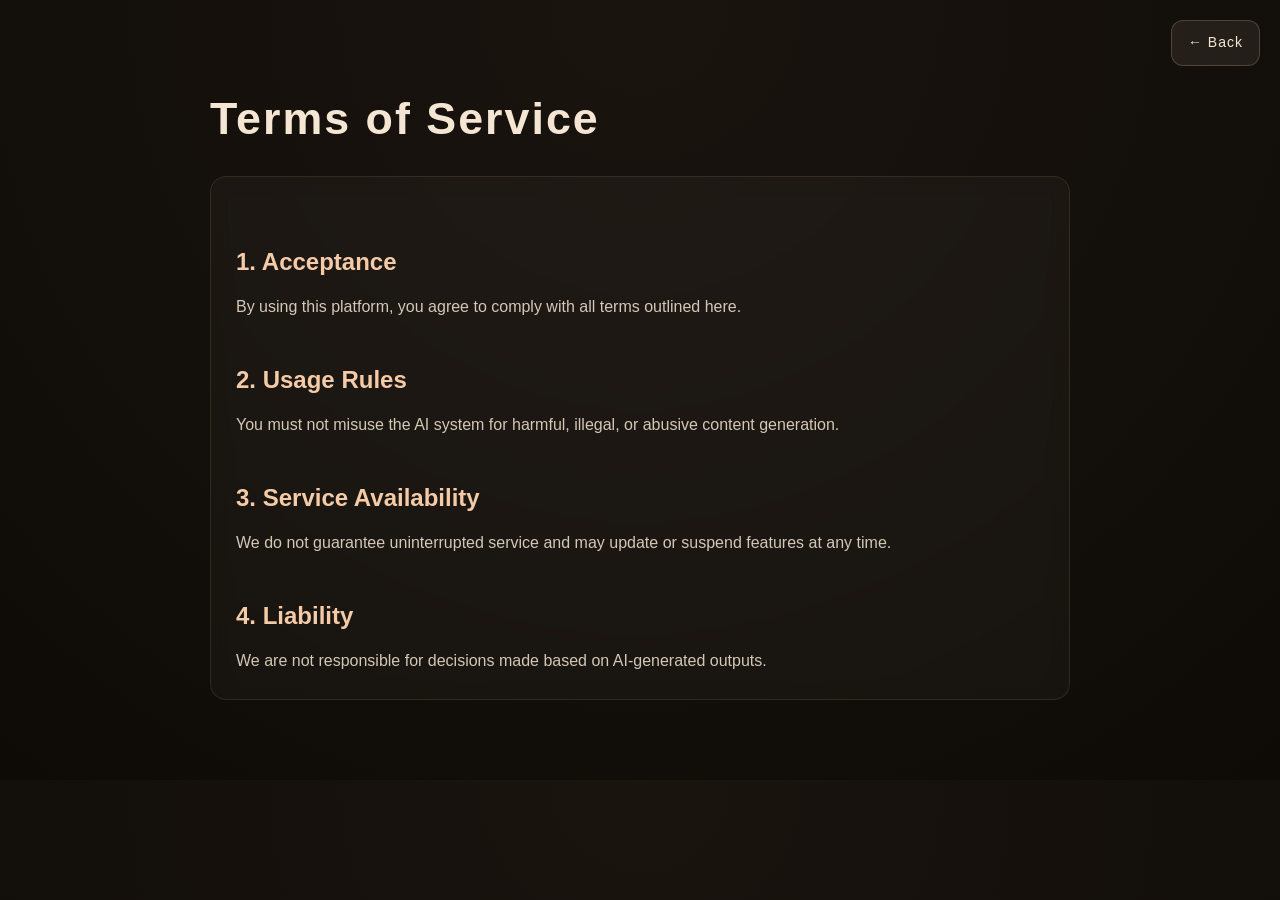
<file: terms.html>
<!DOCTYPE html>
<html lang="en">
<head>
  <meta charset="UTF-8">
  <meta name="viewport" content="width=device-width, initial-scale=1.0">
  <title>Terms of Service</title>
  <link rel="stylesheet" href="assets/css/legal.css">
</head>
<body>
<a href="index.html" class="back-btn">← Back</a>
<div class="container">
  <h1>Terms of Service</h1>

  <div class="card">
    <h2>1. Acceptance</h2>
    <p>By using this platform, you agree to comply with all terms outlined here.</p>

    <h2>2. Usage Rules</h2>
    <p>You must not misuse the AI system for harmful, illegal, or abusive content generation.</p>

    <h2>3. Service Availability</h2>
    <p>We do not guarantee uninterrupted service and may update or suspend features at any time.</p>

    <h2>4. Liability</h2>
    <p>We are not responsible for decisions made based on AI-generated outputs.</p>
  </div>
</div>

</body>
</html>
</file>
<file: assets/css/home.css>
/* ═══════════════════════════════════════
   INKSCRIPT AI  ·  style.css
   Theme: Deep Espresso × Parchment Beige
   ═══════════════════════════════════════ */

/* ── VARIABLES ── */
:root {
  --espresso:    #0d0804;
  --coffee:      #180f06;
  --roast:       #221509;
  --bark:        #2e1b0c;
  --cream:       #f5e6c8;
  --parchment:   #e0c99a;
  --sand:        #c4a97d;
  --amber:       #c8823a;
  --amber-light: #e09c58;
  --amber-glow:  rgba(200,130,58,.18);
  --mauve:       #9b7a6b;
  --mauve-light: #b89080;
  --border:      rgba(200,130,58,.18);
  --border-soft: rgba(200,130,58,.08);

  --ff-display: 'Playfair Display', serif;
  --ff-script:  'Cormorant Garamond', serif;
  --ff-ui:      'Josefin Sans', sans-serif;

  --ease-out-expo: cubic-bezier(0.16,1,.3,1);
  --ease-spring:   cubic-bezier(.34,1.56,.64,1);
}

/* ── RESET ── */
*, *::before, *::after { margin:0; padding:0; box-sizing:border-box; }
html { scroll-behavior:smooth; font-size:16px; }
body {
  background: var(--espresso);
  color: var(--cream);
  font-family: var(--ff-ui);
  cursor: none;
  overflow-x: hidden;
  line-height: 1.6;
}

/* ════════════════════════════════════
   CURSOR
   ════════════════════════════════════ */
#cursor-pen {
  position: fixed;
  width: 6px;
  height: 34px;
  pointer-events: none;
  z-index: 99999;
  left: 0; top: 0;
  transform-origin: bottom center;
  transform: translate(-3px, -34px) rotate(-18deg);
  transition: transform .1s;
}
#cursor-pen::before {
  content:'';
  position: absolute;
  top: 0; left: 0;
  width: 6px; height: 22px;
  background: linear-gradient(180deg, #8b5e3c 0%, #4a2808 100%);
  border-radius: 3px 3px 0 0;
}
#cursor-pen::after {
  content:'';
  position: absolute;
  bottom: 0; left: 50%;
  transform: translateX(-50%);
  border-left: 5px solid transparent;
  border-right: 5px solid transparent;
  border-top: 14px solid var(--amber);
  filter: drop-shadow(0 2px 4px rgba(200,130,58,.5));
}

#cursor-glow {
  position: fixed;
  width: 8px; height: 8px;
  border-radius: 50%;
  background: var(--amber);
  pointer-events: none;
  z-index: 99998;
  left: 0; top: 0;
  transform: translate(-4px, -4px);
  box-shadow: 0 0 10px var(--amber), 0 0 20px rgba(200,130,58,.4);
  transition: width .3s var(--ease-spring), height .3s var(--ease-spring),
              background .3s;
}
#cursor-glow.hovered {
  width: 20px; height: 20px;
  transform: translate(-10px, -10px);
  background: var(--amber-light);
}

#ink-canvas {
  position: fixed;
  inset: 0;
  pointer-events: none;
  z-index: 99997;
}

/* ════════════════════════════════════
   ANTIGRAVITY PARTICLES
   ════════════════════════════════════ */
#particles-canvas {
  position: fixed;
  inset: 0;
  pointer-events: none;
  z-index: 0;
}

/* ════════════════════════════════════
   NAVBAR
   ════════════════════════════════════ */
.navbar {
  position: fixed;
  top: 0; left: 0; right: 0;
  z-index: 1000;
  padding: 20px 0;
  transition: padding .4s, background .4s, box-shadow .4s;
}
.navbar.scrolled {
  padding: 12px 0;
  background: rgba(13,8,4,.9);
  backdrop-filter: blur(16px);
  box-shadow: 0 1px 0 var(--border);
}

.nav-container {
  max-width: 1200px;
  margin: 0 auto;
  padding: 0 28px;
  display: flex;
  align-items: center;
  gap: 48px;
}

.nav-logo {
  font-family: var(--ff-display);
  font-size: 1.35rem;
  font-weight: 700;
  color: var(--parchment);
  letter-spacing: .02em;
  flex-shrink: 0;
}
.nav-logo span { color: var(--amber); }

.nav-links {
  display: flex;
  list-style: none;
  gap: 32px;
  flex: 1;
  justify-content: center;
}
.nav-links a {
  text-decoration: none;
  color: var(--sand);
  font-size: .88rem;
  letter-spacing: .06em;
  font-weight: 400;
  transition: color .25s;
  position: relative;
}
.nav-links a::after {
  content: '';
  position: absolute;
  bottom: -3px; left: 0;
  width: 0; height: 1px;
  background: var(--amber);
  transition: width .3s var(--ease-out-expo);
}
.nav-links a:hover { color: var(--cream); }
.nav-links a:hover::after { width: 100%; }

.nav-btns { display: flex; gap: 10px; margin-left: auto; }

.btn-outline {
  padding: 7px 20px;
  border: 1.5px solid var(--amber);
  background: transparent;
  color: var(--cream);
  border-radius: 100px;
  font-family: var(--ff-ui);
  font-size: .83rem;
  font-weight: 600;
  cursor: none;
  letter-spacing: .04em;
  transition: background .25s, box-shadow .25s;
}
.btn-outline:hover {
  background: var(--amber-glow);
  box-shadow: 0 0 16px rgba(200,130,58,.2);
}

.btn-cta {
  padding: 8px 22px;
  background: var(--amber);
  color: var(--espresso);
  border: none;
  border-radius: 100px;
  font-family: var(--ff-ui);
  font-size: .83rem;
  font-weight: 700;
  cursor: none;
  letter-spacing: .04em;
  transition: background .25s, transform .25s, box-shadow .25s;
}
.btn-cta:hover {
  background: var(--amber-light);
  transform: translateY(-2px);
  box-shadow: 0 8px 24px rgba(200,130,58,.35);
}

/* ════════════════════════════════════
   HERO
   ════════════════════════════════════ */
.hero {
  min-height: 100vh;
  display: flex;
  align-items: center;
  justify-content: center;
  text-align: center;
  position: relative;
  padding: 130px 28px 100px;
  z-index: 1;
  overflow: hidden;
}

.hero-bg-blur {
  position: absolute;
  inset: 0;
  background:
    radial-gradient(ellipse 60% 50% at 35% 30%, rgba(200,130,58,.07) 0%, transparent 60%),
    radial-gradient(ellipse 40% 40% at 70% 70%, rgba(155,122,107,.05) 0%, transparent 50%);
  z-index: 0;
}

.hero-content {
  position: relative;
  z-index: 1;
  max-width: 860px;
}

.hero-eyebrow {
  font-size: .72rem;
  letter-spacing: .28em;
  color: var(--amber);
  margin-bottom: 28px;
  font-weight: 600;
  animation: fadeUp .8s .0s var(--ease-out-expo) both;
}

.hero-title {
  font-family: var(--ff-display);
  font-size: clamp(2.8rem, 7vw, 6rem);
  font-weight: 900;
  line-height: 1.05;
  display: flex;
  flex-direction: column;
  gap: 2px;
  margin-bottom: 30px;
}

.hero-line {
  display: block;
  overflow: hidden;
  animation: slideUp .9s var(--d, 0s) var(--ease-out-expo) both;
}

@keyframes slideUp {
  from { opacity:0; transform: translateY(90px); }
  to   { opacity:1; transform: translateY(0); }
}

.accent-amber {
  background: linear-gradient(135deg, var(--amber-light) 0%, var(--amber) 100%);
  -webkit-background-clip: text;
  background-clip: text;
  -webkit-text-fill-color: transparent;
}
.accent-warm {
  background: linear-gradient(135deg, #d4a87a 0%, var(--mauve-light) 100%);
  -webkit-background-clip: text;
  background-clip: text;
  -webkit-text-fill-color: transparent;
}

.hero-sub {
  font-size: 1rem;
  color: var(--sand);
  max-width: 530px;
  margin: 0 auto 44px;
  line-height: 1.8;
  animation: fadeUp .8s .85s var(--ease-out-expo) both;
}

.hero-actions {
  display: flex;
  gap: 14px;
  justify-content: center;
  flex-wrap: wrap;
  animation: fadeUp .8s 1.05s var(--ease-out-expo) both;
}

.btn-primary-lg {
  padding: 15px 36px;
  background: var(--amber);
  color: var(--espresso);
  border: none;
  border-radius: 100px;
  font-family: var(--ff-ui);
  font-size: .95rem;
  font-weight: 700;
  cursor: none;
  letter-spacing: .04em;
  transition: all .3s var(--ease-spring);
}
.btn-primary-lg:hover {
  background: var(--amber-light);
  transform: translateY(-3px) scale(1.02);
  box-shadow: 0 12px 32px rgba(200,130,58,.4);
}

.btn-ghost-lg {
  padding: 15px 36px;
  background: transparent;
  color: var(--cream);
  border: 1.5px solid rgba(245,230,200,.25);
  border-radius: 100px;
  font-family: var(--ff-ui);
  font-size: .95rem;
  cursor: none;
  transition: all .3s;
}
.btn-ghost-lg:hover {
  border-color: var(--cream);
  background: rgba(245,230,200,.04);
}

.hero-pen-deco {
  position: absolute;
  right: 7%;
  top: 50%;
  transform: translateY(-50%);
  width: 70px;
  opacity: .14;
  animation: penFloat 5s ease-in-out infinite;
}
@keyframes penFloat {
  0%,100% { transform: translateY(-50%) rotate(-8deg); }
  50%      { transform: translateY(calc(-50% - 22px)) rotate(4deg); }
}

@keyframes fadeUp {
  from { opacity:0; transform: translateY(24px); }
  to   { opacity:1; transform: translateY(0); }
}

/* ════════════════════════════════════
   SHARED SECTION STYLES
   ════════════════════════════════════ */
.container {
  max-width: 1200px;
  margin: 0 auto;
  padding: 0 28px;
}

section { position: relative; z-index: 1; }

.sec-title {
  font-family: var(--ff-display);
  font-size: clamp(1.8rem, 3.5vw, 2.8rem);
  font-weight: 700;
  text-align: center;
  color: var(--cream);
  margin-bottom: 12px;
}
.sec-sub {
  text-align: center;
  color: var(--sand);
  font-size: .9rem;
  margin-bottom: 56px;
}
.sec-eyebrow {
  font-size: .72rem;
  letter-spacing: .22em;
  color: var(--amber);
  font-weight: 600;
  margin-bottom: 14px;
}
.sec-divider {
  width: 56px; height: 2px;
  background: linear-gradient(90deg, transparent, var(--amber), transparent);
  margin: 0 auto 64px;
}

/* ════════════════════════════════════
   SCROLL REVEAL STATES
   ════════════════════════════════════ */
.reveal-up,
.reveal-card {
  opacity: 0;
  transform: translateY(48px);
  transition: opacity .8s var(--d, 0s) var(--ease-out-expo),
              transform .8s var(--d, 0s) var(--ease-out-expo);
}
.reveal-left {
  opacity: 0;
  transform: translateX(-64px);
  transition: opacity .9s var(--ease-out-expo),
              transform .9s var(--ease-out-expo);
}
.reveal-right {
  opacity: 0;
  transform: translateX(64px);
  transition: opacity .9s .1s var(--ease-out-expo),
              transform .9s .1s var(--ease-out-expo);
}

.reveal-up.in,
.reveal-card.in,
.reveal-left.in,
.reveal-right.in {
  opacity: 1;
  transform: none;
}

/* ════════════════════════════════════
   FEATURES
   ════════════════════════════════════ */
.features {
  padding: 110px 0;
  background:
    radial-gradient(ellipse 80% 40% at 50% 0%, rgba(200,130,58,.05) 0%, transparent 60%),
    var(--coffee);
}

.features-grid {
  display: grid;
  grid-template-columns: repeat(3,1fr);
  gap: 22px;
  margin-top: 8px;
}

.feat-card {
  background: rgba(255,255,255,.022);
  border: 1px solid var(--border);
  border-radius: 18px;
  padding: 38px 30px;
  transition: border-color .3s, box-shadow .3s, transform .35s;
}
.feat-card:hover {
  border-color: rgba(200,130,58,.45);
  box-shadow: 0 24px 48px rgba(0,0,0,.28), 0 0 0 1px rgba(200,130,58,.1);
  transform: translateY(-8px) !important;
}

.feat-icon {
  width: 50px; height: 50px;
  background: rgba(200,130,58,.12);
  border-radius: 12px;
  display: flex;
  align-items: center;
  justify-content: center;
  margin-bottom: 22px;
  transition: background .3s;
}
.feat-card:hover .feat-icon { background: rgba(200,130,58,.22); }

.feat-card h3 {
  font-family: var(--ff-display);
  font-size: 1.25rem;
  color: var(--cream);
  margin-bottom: 12px;
}
.feat-card p {
  color: var(--sand);
  font-size: .88rem;
  line-height: 1.75;
}

/* ════════════════════════════════════
   BENTO (Customization)
   ════════════════════════════════════ */
.bento { padding: 110px 0; background: var(--espresso); }

.bento-grid {
  display: grid;
  grid-template-columns: 1fr 1fr;
  gap: 24px;
  align-items: stretch;
}

.bento-card {
  background: rgba(255,255,255,.022);
  border: 1px solid var(--border);
  border-radius: 20px;
  padding: 36px 30px;
  transition: border-color .3s, box-shadow .3s;
  position: relative;
  overflow: hidden;
}
.bento-card:hover {
  border-color: rgba(200,130,58,.35);
  box-shadow: 0 20px 40px rgba(0,0,0,.25);
}

.bento-pen {
  display: flex;
  flex-direction: column;
  justify-content: flex-end;
  min-height: 380px;
  background:
    radial-gradient(ellipse 70% 60% at 80% 20%, rgba(200,130,58,.08) 0%, transparent 60%),
    rgba(255,255,255,.022);
}

.pen-ink-blob {
  position: absolute;
  bottom: 80px; right: 30px;
  width: 90px; height: 90px;
  background: radial-gradient(circle, rgba(200,130,58,.25) 0%, transparent 70%);
  border-radius: 50%;
  animation: blobPulse 3.5s ease-in-out infinite;
}
@keyframes blobPulse {
  0%,100% { transform: scale(1); opacity:.6; }
  50%      { transform: scale(1.5); opacity:.2; }
}

.big-pen-svg {
  position: absolute;
  right: 30px; top: 24px;
  width: 55px;
  opacity: .45;
  animation: penSwing 6s ease-in-out infinite;
}
@keyframes penSwing {
  0%,100% { transform: rotate(-5deg) translateY(0); }
  50%      { transform: rotate(5deg) translateY(-10px); }
}

.bento-text h2 {
  font-family: var(--ff-display);
  font-size: clamp(1.8rem, 2.5vw, 2.6rem);
  font-weight: 700;
  color: var(--cream);
  line-height: 1.15;
  margin-bottom: 14px;
}
.bento-text p {
  color: var(--sand);
  font-size: .88rem;
  line-height: 1.75;
  max-width: 340px;
}

.bento-right {
  display: flex;
  flex-direction: column;
  gap: 20px;
}

.bento-render { flex: 1; }

.bento-row { display: flex; gap: 20px; flex: 1; }
.bento-half { flex: 1; }

.mini-icon-wrap {
  width: 44px; height: 44px;
  background: rgba(200,130,58,.1);
  border-radius: 10px;
  display: flex;
  align-items: center;
  justify-content: center;
  margin-bottom: 16px;
  transition: background .3s;
}
.bento-card:hover .mini-icon-wrap { background: rgba(200,130,58,.2); }

.bento-card h4 {
  font-family: var(--ff-display);
  font-size: 1.1rem;
  color: var(--cream);
  margin-bottom: 8px;
}
.bento-card p {
  color: var(--sand);
  font-size: .85rem;
  line-height: 1.7;
}

/* ════════════════════════════════════
   VISUAL MORPHING
   ════════════════════════════════════ */
.morphing {
  padding: 110px 0;
  background:
    radial-gradient(ellipse 60% 50% at 20% 50%, rgba(200,130,58,.04) 0%, transparent 50%),
    var(--coffee);
}

.morphing-grid {
  display: grid;
  grid-template-columns: 1fr 1fr;
  gap: 80px;
  align-items: center;
}

.morph-text h2 {
  font-family: var(--ff-display);
  font-size: clamp(1.8rem, 3vw, 2.6rem);
  font-weight: 700;
  color: var(--cream);
  line-height: 1.2;
  margin-bottom: 18px;
}
.morph-sub {
  color: var(--sand);
  font-size: .88rem;
  line-height: 1.8;
  margin-bottom: 36px;
}

.morph-steps { display: flex; flex-direction: column; gap: 14px; }

.morph-step {
  display: flex;
  align-items: center;
  gap: 16px;
}
.step-num {
  width: 38px; height: 38px;
  border-radius: 50%;
  border: 1.5px solid var(--amber);
  color: var(--amber);
  display: flex;
  align-items: center;
  justify-content: center;
  font-size: .82rem;
  font-weight: 700;
  flex-shrink: 0;
  transition: background .3s, box-shadow .3s;
}
.morph-step:hover .step-num {
  background: rgba(200,130,58,.15);
  box-shadow: 0 0 16px rgba(200,130,58,.25);
}
.morph-step p { color: var(--sand); font-size: .88rem; }

/* Preview Window */
.preview-window {
  background: rgba(8,5,2,.85);
  border: 1px solid var(--border);
  border-radius: 18px;
  overflow: hidden;
  box-shadow: 0 40px 80px rgba(0,0,0,.5), 0 0 0 1px rgba(200,130,58,.06);
}

.preview-bar {
  background: rgba(20,12,4,.9);
  padding: 10px 18px;
  display: flex;
  align-items: center;
  gap: 10px;
  border-bottom: 1px solid var(--border);
  font-size: .75rem;
  color: var(--sand);
}
.preview-dots-row { display: flex; gap: 6px; }
.pdot {
  width: 9px; height: 9px;
  border-radius: 50%;
  background: rgba(200,130,58,.4);
}
.preview-title-lbl { font-size: .76rem; color: var(--sand); }
.ml-auto { margin-left: auto; }
.preview-bar-icons {
  display: flex;
  gap: 8px;
  margin-left: 8px;
  font-size: .8rem;
  color: var(--sand);
  opacity: .5;
}

.preview-body {
  display: grid;
  grid-template-columns: 1fr 1.1fr;
  gap: 16px;
  padding: 22px;
  min-height: 220px;
}

.preview-grid-dots {
  background-image: radial-gradient(circle, rgba(200,130,58,.35) 1px, transparent 1px);
  background-size: 11px 11px;
  border-radius: 8px;
  opacity: .5;
}

.preview-writing-area {
  background: rgba(245,230,200,.06);
  border: 1px solid rgba(200,130,58,.15);
  border-radius: 10px;
  display: flex;
  align-items: center;
  justify-content: center;
  padding: 20px 16px;
}

.preview-script {
  display: flex;
  flex-direction: column;
  gap: 6px;
  text-align: center;
}
.script-line {
  display: block;
  font-family: var(--ff-script);
  font-size: 1.7rem;
  color: var(--parchment);
  opacity: .85;
}
.script-line.italic { font-style: italic; font-size: 2rem; }

/* ════════════════════════════════════
   4-STEP PROCESS
   ════════════════════════════════════ */
.process {
  padding: 110px 0;
  background: var(--espresso);
}

.process-track {
  position: relative;
  margin-top: 56px;
}
.process-line {
  position: absolute;
  top: 36px;
  left: calc(12.5% + 36px);
  right: calc(12.5% + 36px);
  height: 1px;
  background: linear-gradient(90deg, transparent, var(--border), var(--amber), var(--border), transparent);
}

.process-grid {
  display: grid;
  grid-template-columns: repeat(4,1fr);
  gap: 0;
}

.proc-item { text-align: center; padding: 0 20px; }

.proc-circle {
  width: 74px; height: 74px;
  border-radius: 50%;
  border: 1.5px solid rgba(200,130,58,.35);
  background: var(--roast);
  display: flex;
  align-items: center;
  justify-content: center;
  margin: 0 auto 26px;
  position: relative;
  z-index: 1;
  transition: border-color .3s, background .3s, box-shadow .3s, transform .3s var(--ease-spring);
}
.proc-item:hover .proc-circle {
  border-color: var(--amber);
  background: rgba(200,130,58,.1);
  box-shadow: 0 0 28px rgba(200,130,58,.25);
  transform: translateY(-6px);
}

.proc-item h3 {
  font-family: var(--ff-display);
  font-size: 1.15rem;
  color: var(--cream);
  margin-bottom: 8px;
}
.proc-item p { color: var(--sand); font-size: .84rem; line-height: 1.65; }

/* ════════════════════════════════════
   GALLERY
   ════════════════════════════════════ */
.gallery{
  padding:110px 0;
  background:var(--coffee);
}

.gallery-grid{
  display:grid;
  grid-template-columns:repeat(4,1fr);
  gap:18px;
}

.gal-card{
  border-radius:18px;
  overflow:hidden;
  background:rgba(255,255,255,.022);
  border:1px solid var(--border);

  transition:
    transform .4s var(--ease-spring),
    box-shadow .4s,
    border-color .3s;
}

.gal-card:hover{
  transform:translateY(-10px) scale(1.02) !important;

  box-shadow:0 28px 56px rgba(0,0,0,.4);

  border-color:rgba(200,130,58,.5);
}

.gal-card.gal-featured{
  border-color:rgba(200,130,58,.4);

  box-shadow:0 20px 40px rgba(0,0,0,.3);
}

/* IMAGE AREA */

.gal-img{
  height:195px;

  position:relative;

  overflow:hidden;

  display:flex;
  align-items:center;
  justify-content:center;
}

/* FIX QUICK SCHOLAR POSITION */
.gal-scholar{
  display:flex;
  align-items:center;
  justify-content:center;
}

.gal-scholar .gal-canvas{
  transform:translateY(14px);
}

/* CANVAS */

.gal-canvas{
  width:100%;
  height:100%;
  display:block;
}

/* BACKGROUNDS */

.gal-architect{
  background:linear-gradient(
    145deg,
    #1c1008,
    #2e1d0a
  );
}

.gal-scholar{
  background:linear-gradient(
    145deg,
    #2a1a08,
    #3d2510
  );
}

.gal-modern{
  background:linear-gradient(
    145deg,
    #100b04,
    #1e1208
  );
}

.gal-historian{
  background:linear-gradient(
    145deg,
    #1a1206,
    #100c04
  );
}

/* INFO */

.gal-info{
  padding:20px 22px 22px;
}

.gal-info h3{
  font-family:var(--ff-display);

  font-size:1.15rem;

  color:var(--cream);

  margin-bottom:6px;
}

.gal-info p{
  color:var(--sand);

  font-size:.83rem;

  line-height:1.65;
}
/* FIX QUICK SCHOLAR PERFECT CENTER */
.gal-scholar .gal-canvas{
  transform:none !important;
  margin-top:0 !important;
}

.gal-scholar canvas{
  transform:none !important;
}
/* ════════════════════════════════════
   TESTIMONIALS
   ════════════════════════════════════ */
.testimonials {
  padding: 110px 0;
  background: var(--espresso);
}

.testi-grid {
  display: grid;
  grid-template-columns: repeat(3,1fr);
  gap: 22px;
  margin-top: 56px;
}

.testi-card {
  background: rgba(255,255,255,.022);
  border: 1px solid;
  border-radius: 18px;
  padding: 32px 28px;
  transition: transform .35s var(--ease-spring), box-shadow .35s;
}
.testi-card:hover {
  transform: translateY(-6px) !important;
  box-shadow: 0 20px 40px rgba(0,0,0,.3);
}

.testi-amber { border-color: rgba(200,130,58,.35); }
.testi-warm  { border-color: rgba(155,122,107,.4); }
.testi-muted { border-color: rgba(200,180,150,.18); }

.testi-quote {
  font-family: var(--ff-script);
  font-style: italic;
  font-size: 1.05rem;
  color: var(--sand);
  line-height: 1.75;
  margin-bottom: 26px;
}

.testi-author { display: flex; align-items: center; gap: 12px; }

.testi-avatar {
  width: 44px; height: 44px;
  border-radius: 50%;
  display: flex;
  align-items: center;
  justify-content: center;
  font-size: .78rem;
  font-weight: 700;
  color: var(--cream);
  flex-shrink: 0;
  letter-spacing: .05em;
}
.av-amber { background: rgba(200,130,58,.3); }
.av-warm  { background: rgba(155,122,107,.4); }
.av-muted { background: rgba(100,75,50,.5); }

.testi-author strong { display:block; color: var(--cream); font-size:.88rem; margin-bottom:2px; }
.testi-author span { color: var(--sand); font-size:.8rem; }

/* ════════════════════════════════════
   CTA
   ════════════════════════════════════ */
.cta {
  padding: 80px 28px;
  background: var(--coffee);
}

.cta-box {
  max-width: 700px;
  margin: 0 auto;
  text-align: center;
  background:
    radial-gradient(ellipse 80% 60% at 30% 30%, rgba(200,130,58,.09) 0%, transparent 60%),
    rgba(26,15,6,.7);
  border: 1px solid var(--border);
  border-radius: 26px;
  padding: 68px 52px;
  position: relative;
  overflow: hidden;
}

.cta-glow {
  position: absolute;
  top: -80px; left: 50%;
  transform: translateX(-50%);
  width: 300px; height: 300px;
  background: radial-gradient(circle, rgba(200,130,58,.12), transparent 70%);
  pointer-events: none;
}

.cta-box h2 {
  font-family: var(--ff-display);
  font-size: clamp(2rem, 4vw, 3.4rem);
  font-weight: 900;
  color: var(--cream);
  margin-bottom: 18px;
}
.cta-box p {
  color: var(--sand);
  font-size: 1rem;
  line-height: 1.7;
  max-width: 450px;
  margin: 0 auto 38px;
}
.cta-row {
  display: flex;
  align-items: center;
  justify-content: center;
  gap: 20px;
  flex-wrap: wrap;
}
.cta-note { color: var(--sand); font-size: .82rem; }

/* ════════════════════════════════════
   FOOTER
   ════════════════════════════════════ */
.footer {
  padding: 60px 0 44px;
  background: rgba(5,3,1,.97);
  border-top: 1px solid var(--border);
}

.footer-inner {
  display: grid;
  grid-template-columns: 1fr 2fr;
  gap: 80px;
  align-items: start;
}

.footer-logo {
  font-family: var(--ff-display);
  font-size: 1.2rem;
  font-weight: 700;
  color: var(--parchment);
  margin-bottom: 12px;
}
.footer-logo span { color: var(--amber); }
.footer-brand p { color: var(--sand); font-size: .84rem; line-height: 1.7; }

.footer-cols {
  display: grid;
  grid-template-columns: repeat(3,1fr);
  gap: 40px;
}
.footer-col h5 {
  font-family: var(--ff-ui);
  font-size: .72rem;
  letter-spacing: .1em;
  color: var(--amber);
  font-weight: 700;
  margin-bottom: 18px;
  text-transform: uppercase;
}
.footer-col a {
  display: block;
  color: var(--sand);
  text-decoration: none;
  font-size: .86rem;
  margin-bottom: 10px;
  transition: color .25s, padding-left .25s;
}
.footer-col a:hover {
  color: var(--cream);
  padding-left: 6px;
}

/* ════════════════════════════════════
   RESPONSIVE
   ════════════════════════════════════ */
@media (max-width: 960px) {
  .features-grid   { grid-template-columns: 1fr; }
  .bento-grid      { grid-template-columns: 1fr; }
  .morphing-grid   { grid-template-columns: 1fr; gap: 48px; }
  .gallery-grid    { grid-template-columns: repeat(2,1fr); }
  .testi-grid      { grid-template-columns: 1fr; }
  .footer-inner    { grid-template-columns: 1fr; gap: 40px; }
  .process-line    { display: none; }
  .process-grid    { grid-template-columns: repeat(2,1fr); gap: 32px; }
  .nav-links       { display: none; }
  .morph-preview   { display: none; }
  .hero-pen-deco   { display: none; }
}

@media (max-width: 600px) {
  .gallery-grid    { grid-template-columns: 1fr; }
  .process-grid    { grid-template-columns: 1fr; }
  .footer-cols     { grid-template-columns: repeat(2,1fr); }
  .footer-inner    { gap: 32px; }
  .bento-row       { flex-direction: column; }
  .cta-box         { padding: 44px 28px; }
}
/* ADD THIS AT THE VERY END OF YOUR EXISTING CSS */


/* REPLACE ONLY YOUR CURRENT CURSOR CSS WITH THIS */

#cursor-pen{
  position:fixed;
  width:12px;
  height:68px;
  left:0;
  top:0;
  z-index:99999;
  pointer-events:none;

  transform-origin:50% 92%;
  transform:translate(-6px,-58px) rotate(-14deg);

  filter:
    drop-shadow(0 8px 14px rgba(0,0,0,.6))
    drop-shadow(0 0 10px rgba(0,0,0,.28));
}

/* MAIN PEN BODY */
#cursor-pen::before{
  content:'';
  position:absolute;
  top:0;
  left:0;

  width:12px;
  height:46px;

  border-radius:3px 3px 1px 1px;

  background:
    linear-gradient(
      90deg,
      #140904 0%,
      #241107 16%,
      #6a3a15 50%,
      #241107 84%,
      #120803 100%
    );

  box-shadow:
    inset -1px 0 2px rgba(255,210,140,.06),
    inset 1px 0 3px rgba(0,0,0,.55);
}

/* GOLD LINE */
#cursor-pen::after{
  content:'';
  position:absolute;
  top:7px;
  left:50%;
  transform:translateX(-50%);

  width:1.5px;
  height:20px;
  border-radius:10px;

  background:
    linear-gradient(
      180deg,
      #cb9654 0%,
      #7d4a17 100%
    );

  opacity:.9;
}

/* LOWER WOOD PART */
#cursor-pen .pen-bottom{
  position:absolute;

  left:0;
  top:46px;

  width:12px;
  height:8px;

  background:
    linear-gradient(
      90deg,
      #3a1d0c 0%,
      #5a3012 50%,
      #371b0a 100%
    );
}

/* PEN TIP */
#cursor-pen .pen-tip{
  position:absolute;

  left:50%;
  top:54px;

  transform:translateX(-50%);

  width:0;
  height:0;

  border-left:6px solid transparent;
  border-right:6px solid transparent;
  border-top:16px solid #8f6a49;
}

/* GOLD NIB */
#cursor-pen .pen-tip::after{
  content:'';
  position:absolute;

  left:-2px;
  top:-16px;

  width:4px;
  height:11px;

  background:
    linear-gradient(
      180deg,
      #f8ddb2 0%,
      #c0894f 100%
    );

  clip-path:polygon(50% 0%,100% 100%,0% 100%);

  box-shadow:
    0 0 5px rgba(255,220,180,.18);
}

/* INK DOT */
#cursor-pen .pen-tip::before{
  content:'';
  position:absolute;

  left:-1px;
  top:-4px;

  width:3px;
  height:3px;
  border-radius:50%;

  background:#1a0c04;
}

/* GLOW */
#cursor-glow{
  position:fixed;
  width:4px;
  height:4px;
  border-radius:50%;

  background:rgba(224,156,88,.9);

  left:0;
  top:0;

  pointer-events:none;
  z-index:99998;

  transform:translate(-50%,-50%);

  box-shadow:
    0 0 10px rgba(224,156,88,.4);

  transition:
    width .22s,
    height .22s;
}

#cursor-glow.hovered{
  width:10px;
  height:10px;
}

/* ════════════════════════════════════
   DARKER FLOATING PARTICLES
   ════════════════════════════════════ */

#particles-canvas{
  opacity:.95;
  filter:
    contrast(1.15)
    brightness(.72)
    saturate(.9);
}


/* ════════════════════════════════════
   SCHOLAR CARD FIX
   ════════════════════════════════════ */

.gal-card{
  transform:translateY(0) !important;
}

.gal-card:hover{
  transform:translateY(-10px) scale(1.02) !important;
}

.gal-card.gal-featured{
  transform:none !important;
}

.gal-card.gal-featured:hover{
  transform:translateY(-14px) scale(1.025) !important;
}


/* ════════════════════════════════════
   FLYING PAGES ANIMATION
   ════════════════════════════════════ */

.flying-pages-wrap{
  position:fixed;
  inset:0;
  pointer-events:none;
  overflow:hidden;
  z-index:5;
}

.flying-page{
  position:absolute;
  width:140px;
  height:190px;

  background:
    linear-gradient(
      135deg,
      rgba(255,245,225,.98),
      rgba(232,214,182,.95)
    );

  border-radius:4px;

  box-shadow:
    0 20px 40px rgba(0,0,0,.4),
    0 0 0 1px rgba(0,0,0,.06);

  opacity:0;

  transform-style:preserve-3d;
}

.flying-page::before{
  content:'';
  position:absolute;
  inset:18px;

  background:
    repeating-linear-gradient(
      to bottom,
      rgba(130,90,40,.12),
      rgba(130,90,40,.12) 1px,
      transparent 1px,
      transparent 18px
    );
}

.flying-pages-wrap.active .page-1{
  animation:flyPage1 2.8s ease forwards;
}

.flying-pages-wrap.active .page-2{
  animation:flyPage2 3.1s ease forwards;
}

.flying-pages-wrap.active .page-3{
  animation:flyPage3 3s ease forwards;
}

.flying-pages-wrap.active .page-4{
  animation:flyPage4 2.7s ease forwards;
}

.flying-pages-wrap.active .page-5{
  animation:flyPage5 3.2s ease forwards;
}

@keyframes flyPage1{
  0%{
    opacity:0;
    transform:translate(-200px,600px) rotate(-40deg);
  }
  20%{opacity:1;}
  100%{
    opacity:0;
    transform:translate(120vw,-60vh) rotate(620deg);
  }
}

@keyframes flyPage2{
  0%{
    opacity:0;
    transform:translate(20vw,120vh) rotate(0deg);
  }
  20%{opacity:1;}
  100%{
    opacity:0;
    transform:translate(90vw,-70vh) rotate(-540deg);
  }
}

@keyframes flyPage3{
  0%{
    opacity:0;
    transform:translate(60vw,120vh) rotate(60deg);
  }
  20%{opacity:1;}
  100%{
    opacity:0;
    transform:translate(-30vw,-60vh) rotate(720deg);
  }
}

@keyframes flyPage4{
  0%{
    opacity:0;
    transform:translate(100vw,100vh) rotate(0deg);
  }
  20%{opacity:1;}
  100%{
    opacity:0;
    transform:translate(-20vw,-90vh) rotate(-640deg);
  }
}

@keyframes flyPage5{
  0%{
    opacity:0;
    transform:translate(30vw,120vh) rotate(-80deg);
  }
  20%{opacity:1;}
  100%{
    opacity:0;
    transform:translate(110vw,-100vh) rotate(800deg);
  }
}
/* ADD THIS AT THE END OF YOUR CSS */

/* ════════════════════════════════════
   REALISTIC FLYING PAPER SYSTEM
   ════════════════════════════════════ */

#flying-paper-layer{
  position:fixed;
  inset:0;
  overflow:hidden;
  pointer-events:none;
  z-index:4;
}

.fly-paper{
  position:absolute;
  width:90px;
  height:120px;

  background:
    linear-gradient(
      145deg,
      rgba(255,248,235,.98) 0%,
      rgba(244,229,202,.96) 45%,
      rgba(228,208,178,.92) 100%
    );

  border-radius:4px;

  box-shadow:
    0 18px 35px rgba(0,0,0,.22),
    inset -8px -12px 18px rgba(160,120,70,.08),
    inset 6px 8px 12px rgba(255,255,255,.45);

  transform-style:preserve-3d;

  opacity:0;
  will-change:transform,opacity;
}

/* curled edge */
.fly-paper::before{
  content:'';

  position:absolute;
  right:-2px;
  top:0;

  width:22px;
  height:100%;

  background:
    linear-gradient(
      90deg,
      rgba(255,255,255,.02),
      rgba(110,80,40,.12)
    );

  border-radius:0 6px 6px 0;

  transform:
    skewY(-6deg)
    rotateY(28deg);

  transform-origin:right;
}

/* paper texture lines */
.fly-paper::after{
  content:'';

  position:absolute;
  inset:14px;

  background:
    repeating-linear-gradient(
      to bottom,
      rgba(120,90,50,.08) 0px,
      rgba(120,90,50,.08) 1px,
      transparent 1px,
      transparent 14px
    );

  opacity:.45;
}

/* floating animation */
@keyframes flyPaper {

  0%{
    opacity:0;
    transform:
      translate3d(0,120px,0)
      rotateZ(0deg)
      rotateX(0deg)
      rotateY(0deg)
      scale(.75);
  }

  10%{
    opacity:.95;
  }

  50%{
    transform:
      translate3d(var(--mx),-180px,0)
      rotateZ(var(--rz))
      rotateX(var(--rx))
      rotateY(var(--ry))
      scale(1);
  }

  100%{
    opacity:0;
    transform:
      translate3d(calc(var(--mx) * 1.6),-520px,0)
      rotateZ(calc(var(--rz) * 1.8))
      rotateX(calc(var(--rx) * 1.4))
      rotateY(calc(var(--ry) * 1.6))
      scale(.82);
  }
}
</file>
<file: assets/css/contact.css>
* {
  margin: 0;
  padding: 0;
  box-sizing: border-box;
  font-family: "Poppins", sans-serif;
}

body {
  background: #0e0b07;
  color: #f5e6d3;
}

/* SECTION BACKGROUND */
.contact-section {
  position: relative;
  min-height: 100vh;
  padding: 80px 20px;
  display: flex;
  flex-direction: column;
  align-items: center;
  justify-content: center;
  background: radial-gradient(circle at top, #1a140f, #0e0b07);
  overflow: hidden;
}

/* soft overlay glow */
.overlay {
  position: absolute;
  inset: 0;
  background: radial-gradient(circle at center, rgba(255, 200, 150, 0.08), transparent 60%);
  pointer-events: none;
}

/* TITLE */
.title {
  font-size: 3rem;
  letter-spacing: 2px;
  margin-bottom: 10px;
}

.subtitle {
  font-size: 1rem;
  opacity: 0.7;
  margin-bottom: 50px;
}

/* GRID */
.card-grid {
  display: grid;
  grid-template-columns: repeat(4, 1fr);
  gap: 30px;
  width: 90%;
  max-width: 1200px;
}

/* CARD */
.card {
  background: rgba(255, 255, 255, 0.03);
  border: 1px solid rgba(255, 220, 180, 0.1);
  border-radius: 16px;
  overflow: hidden;
  text-align: center;
  padding-bottom: 20px;
  transition: 0.3s ease;
  backdrop-filter: blur(10px);
}

.card:hover {
  transform: translateY(-10px);
  border-color: rgba(255, 200, 150, 0.4);
}

/* IMAGE */
.card img {
  width: 100%;
  height: 220px;
  object-fit: cover;
  filter: grayscale(20%) contrast(1.1);
  transition: 0.3s ease;
}

.card:hover img {
  filter: grayscale(0%) contrast(1.2);
}

/* EMAIL LINK */
.card a {
  display: inline-block;
  margin-top: 15px;
  color: #f5cba7;
  text-decoration: none;
  font-size: 0.95rem;
  transition: 0.3s;
}

.card a:hover {
  color: #ffffff;
  text-shadow: 0 0 10px rgba(255, 200, 150, 0.5);
}

/* RESPONSIVE */
@media (max-width: 1000px) {
  .card-grid {
    grid-template-columns: repeat(2, 1fr);
  }
}

@media (max-width: 600px) {
  .card-grid {
    grid-template-columns: 1fr;
  }

  .title {
    font-size: 2.2rem;
  }
}

/* Back button style */
.back-btn {
  position: fixed;
  top: 20px;
  right: 20px;
  padding: 10px 16px;
  border-radius: 12px;
  background: rgba(245, 230, 210, 0.08);
  border: 1px solid rgba(245, 220, 190, 0.2);
  backdrop-filter: blur(10px);
  color: #f5e6d3;
  text-decoration: none;
  font-size: 14px;
  letter-spacing: 1px;
  transition: 0.3s ease;
  z-index: 999;
}
.back-btn:hover {
  background: rgba(210, 170, 120, 0.15);
  border-color: rgba(210, 170, 120, 0.6);
  box-shadow: 0 0 20px rgba(210, 170, 120, 0.4);
  transform: translateY(-2px);
}
</file>
<file: assets/css/legal.css>
* {
  margin: 0;
  padding: 0;
  box-sizing: border-box;
  font-family: "Poppins", sans-serif;
}

body {
  background: radial-gradient(circle at top, #1a140f, #0e0b07);
  color: #f5e6d3;
  line-height: 1.7;
}

.container {
  max-width: 900px;
  margin: auto;
  padding: 80px 20px;
}

h1 {
  font-size: 2.8rem;
  margin-bottom: 20px;
  letter-spacing: 2px;
}

h2 {
  margin-top: 40px;
  font-size: 1.5rem;
  color: #f5cba7;
}

p {
  opacity: 0.85;
  margin-top: 10px;
}

.card {
  background: rgba(255,255,255,0.03);
  border: 1px solid rgba(255,220,180,0.1);
  padding: 25px;
  border-radius: 16px;
  backdrop-filter: blur(10px);
  margin-top: 20px;
}

a {
  color: #f5cba7;
  text-decoration: none;
}
a:hover {
  color: white;
}
.back-btn {
  position: fixed;
  top: 20px;
  right: 20px;   /* changed from left → right */
  padding: 10px 16px;
  border-radius: 12px;

  background: rgba(245, 230, 210, 0.08);
  border: 1px solid rgba(245, 220, 190, 0.2);
  backdrop-filter: blur(10px);

  color: #f5e6d3;
  text-decoration: none;
  font-size: 14px;
  letter-spacing: 1px;

  transition: 0.3s ease;
  z-index: 999;
}

/* Hover effect */
.back-btn:hover {
  background: rgba(210, 170, 120, 0.15);
  border-color: rgba(210, 170, 120, 0.6);
  box-shadow: 0 0 20px rgba(210, 170, 120, 0.4);
  transform: translateY(-2px);
}
</file>
<file: assets/css/login.css>
:root{
  --espresso:#0d0804;
  --coffee:#180f06;
  --cream:#f5e6c8;
  --sand:#c4a97d;
  --amber:#c8823a;
  --amber-light:#e09c58;
  --border:rgba(200,130,58,.18);

  --ff-display:'Playfair Display', serif;
  --ff-ui:'Josefin Sans', sans-serif;
}

*{
  margin:0;
  padding:0;
  box-sizing:border-box;
}

html,
body{
  width:100%;
  height:100%;
}

body{
  position:relative;

  font-family:var(--ff-ui);

  background:
    radial-gradient(circle at top left,
      rgba(200,130,58,.08),
      transparent 30%),

    radial-gradient(circle at bottom right,
      rgba(200,130,58,.06),
      transparent 30%),

    linear-gradient(
      135deg,
      #0b0603 0%,
      #140c05 45%,
      #1c1007 100%
    );

  color:var(--cream);

  display:flex;
  align-items:center;
  justify-content:center;

  overflow:hidden;

  padding:20px;
}

/* BACK BUTTON */

.back-btn{
  position:fixed;

  top:28px;
  right:32px;

  z-index:20;

  text-decoration:none;

  color:var(--cream);

  border:1px solid rgba(255,255,255,.14);

  padding:11px 18px;

  border-radius:999px;

  font-size:.92rem;

  transition:.3s;
}

.back-btn:hover{
  background:rgba(255,255,255,.06);
}

/* CARD */

.login-card{
  width:100%;
  max-width:400px;

  background:rgba(24,15,6,.88);

  border:1px solid var(--border);

  border-radius:28px;

  padding:38px 34px;

  backdrop-filter:blur(18px);

  box-shadow:
    0 30px 80px rgba(0,0,0,.45),
    0 0 0 1px rgba(255,255,255,.02);
}

/* TITLE */

.login-card h1{
  text-align:center;

  font-family:var(--ff-display);

  font-size:2.5rem;

  font-weight:900;

  margin-bottom:10px;
}

.login-card h1 span{
  color:var(--amber);
}

.sub{
  text-align:center;

  color:var(--sand);

  font-size:.9rem;

  margin-bottom:28px;

  line-height:1.6;
}

/* FORM */

form{
  display:flex;
  flex-direction:column;
  gap:18px;
}

.field{
  display:flex;
  flex-direction:column;
  gap:8px;
}

.field label{
  color:var(--sand);

  font-size:.88rem;
}

.field input{
  width:100%;
  height:54px;

  border-radius:15px;

  border:1px solid rgba(200,130,58,.14);

  background:rgba(255,255,255,.04);

  outline:none;

  padding:0 18px;

  color:var(--cream);

  font-size:.94rem;

  font-family:var(--ff-ui);

  transition:.3s;
}

.field input::placeholder{
  color:rgba(245,230,200,.35);
}

.field input:focus{
  border-color:rgba(200,130,58,.5);

  background:rgba(255,255,255,.06);

  box-shadow:0 0 0 4px rgba(200,130,58,.08);
}

/* REMEMBER */

.remember-row{
  display:flex;
  align-items:center;
}

.remember{
  display:flex;
  align-items:center;
  gap:10px;

  color:var(--sand);

  font-size:.86rem;

  cursor:pointer;
}

.remember input{
  accent-color:var(--amber);
}

/* BUTTON */

.login-btn{
  width:100%;
  height:54px;

  border:none;

  border-radius:16px;

  cursor:pointer;

  font-family:var(--ff-ui);

  font-size:.94rem;

  font-weight:700;

  background:linear-gradient(
    135deg,
    var(--amber-light),
    var(--amber)
  );

  color:#140904;

  transition:.3s;
}

.login-btn:hover{
  transform:translateY(-2px);

  box-shadow:
    0 14px 28px rgba(200,130,58,.28);
}

/* ERRORS */

.error{
  color:#ff9c7a;

  font-size:.76rem;

  min-height:10px;
}

/* MOBILE */

@media(max-width:520px){

  .back-btn{
    top:18px;
    right:18px;

    padding:10px 16px;
  }

  .login-card{
    padding:34px 22px;
  }

  .login-card h1{
    font-size:2rem;
  }

}
</file>
<file: assets/css/portfolio.css>
/* Removes default browser spacing */
*{
    margin:0;
    padding:0;
    box-sizing:border-box;
    font-family:'Poppins',sans-serif;
}

/* Coffee cinematic environment */
body{
    height:100vh;
    display:flex;
    justify-content:center;
    align-items:center;
    overflow:hidden;

    background:
    radial-gradient(circle at center,
    rgba(245,220,190,0.25) 0%,
    rgba(120,85,55,0.55) 20%,
    rgba(45,30,20,0.92) 60%,
    #120b08 100%);
}

/* Hanging wire above bulb (now coffee toned) */
.wire{
    position:absolute;
    top:0;
    left:50%;
    transform:translateX(-50%);
    width:3px;
    height:calc(50vh - 55px);
    background:linear-gradient(to bottom,#b08968,#3b2a20);
    z-index:1;
}

/* Coffee warm glowing bulb */
.bulb{
    position:absolute;
    top:50%;
    left:50%;
    transform:translate(-50%,-50%);
    width:75px;
    height:110px;
    z-index:2;

    background:
    radial-gradient(circle at 50% 35%,
    rgba(255,248,235,0.96) 0%,
    rgba(255,236,210,0.96) 18%,
    rgba(235,200,160,0.92) 45%,
    rgba(200,150,110,0.72) 70%,
    rgba(160,110,70,0.35) 100%);

    border-radius:
    50% 50% 45% 45% /
    55% 55% 42% 42%;

    border:1px solid rgba(255,240,220,0.18);

    backdrop-filter:blur(2px);

    box-shadow:
    0 0 10px rgba(210,170,120,0.9),
    0 0 30px rgba(200,150,100,0.8),
    0 0 60px rgba(180,130,80,0.65),
    0 0 120px rgba(160,110,70,0.35),
    0 0 220px rgba(140,90,60,0.15);
}

/* Metallic holder (coffee bronze tone) */
.bulb::before{
    content:"";
    position:absolute;
    top:-22px;
    left:50%;
    transform:translateX(-50%);
    width:34px;
    height:28px;

    border-radius:6px 6px 2px 2px;

    background:
    repeating-linear-gradient(
        to bottom,
        #c49a6c 0px,
        #a67c52 4px,
        #7a5a3a 8px
    );
}

/* Warm filament glow */
.bulb::after{
    content:"";
    position:absolute;
    top:28px;
    left:50%;
    transform:translateX(-50%);
    width:24px;
    height:38px;

    border-bottom:3px solid rgba(255,220,170,0.95);

    border-radius:50%;

    box-shadow:
    0 0 8px rgba(220,170,120,0.9),
    0 0 18px rgba(200,150,100,0.6);
}

/* Coffee ambient glow */
.light{
    position:absolute;
    width:800px;
    height:800px;
    border-radius:50%;

    background:
    radial-gradient(circle,
    rgba(245,210,170,0.18) 0%,
    rgba(210,170,130,0.06) 40%,
    transparent 75%);

    z-index:0;
}

/* Scene container unchanged */
.scene{
    width:500px;
    height:500px;
    perspective:1400px;
    display:flex;
    justify-content:center;
    align-items:center;
    position:relative;
    z-index:5;
}

/* Carousel unchanged */
.carousel{
    width:100%;
    height:100%;
    position:relative;
    transform-style:preserve-3d;
    display:flex;
    justify-content:center;
    align-items:center;
}

@keyframes rotate{
    from{ transform:rotateY(0deg); }
    to{ transform:rotateY(360deg); }
}

/* Cards → coffee glass style */
.card-wrapper{
    position:absolute;
    width:210px;
    height:260px;
    transform-style:preserve-3d;
}

.card{
    position:relative;
    width:100%;
    height:100%;
    border-radius:18px;
    padding:15px;
    text-align:center;
    cursor:pointer;

    background:rgba(245,230,210,0.08);

    backdrop-filter:blur(10px);

    border:1px solid rgba(245,220,190,0.15);

    box-shadow:
    0 10px 25px rgba(20,10,5,0.45);

    transition:all 0.45s ease;
}

/* Hover coffee glow */
.card:hover{
    transform:scale(1.12) translateY(-15px);

    border:1px solid rgba(210,170,120,0.7);

    background:rgba(245,230,210,0.14);

    box-shadow:
    0 20px 40px rgba(20,10,5,0.7),
    0 0 20px rgba(210,170,120,0.5),
    0 0 50px rgba(180,130,80,0.3);
}

/* Images unchanged */
.card img{
    width:100%;
    height:150px;
    object-fit:cover;
    border-radius:12px;
}

/* Text → coffee cream tone */
.card h3{
    margin-top:12px;
    color:#f5e6d3;
    font-size:22px;
}

.card p{
    margin-top:6px;
    color:#d8c3a5;
    font-size:14px;
}

/* Position wrappers and rotate them with billboard counter-rotation */
.card-wrapper:nth-child(1){ animation: rotateCard1 14s infinite linear; }
.card-wrapper:nth-child(2){ animation: rotateCard2 14s infinite linear; }
.card-wrapper:nth-child(3){ animation: rotateCard3 14s infinite linear; }
.card-wrapper:nth-child(4){ animation: rotateCard4 14s infinite linear; }

@keyframes rotateCard1 {
    0% { transform: rotateY(0deg) translateZ(380px) rotateY(0deg); }
    100% { transform: rotateY(360deg) translateZ(380px) rotateY(-360deg); }
}
@keyframes rotateCard2 {
    0% { transform: rotateY(90deg) translateZ(380px) rotateY(-90deg); }
    100% { transform: rotateY(450deg) translateZ(380px) rotateY(-450deg); }
}
@keyframes rotateCard3 {
    0% { transform: rotateY(180deg) translateZ(380px) rotateY(-180deg); }
    100% { transform: rotateY(540deg) translateZ(380px) rotateY(-540deg); }
}
@keyframes rotateCard4 {
    0% { transform: rotateY(270deg) translateZ(380px) rotateY(-270deg); }
    100% { transform: rotateY(630deg) translateZ(380px) rotateY(-630deg); }
}

/* Back button style */
.back-btn {
  position: fixed;
  top: 20px;
  right: 20px;
  padding: 10px 16px;
  border-radius: 12px;
  background: rgba(245, 230, 210, 0.08);
  border: 1px solid rgba(245, 220, 190, 0.2);
  backdrop-filter: blur(10px);
  color: #f5e6d3;
  text-decoration: none;
  font-size: 14px;
  letter-spacing: 1px;
  transition: 0.3s ease;
  z-index: 999;
}
.back-btn:hover {
  background: rgba(210, 170, 120, 0.15);
  border-color: rgba(210, 170, 120, 0.6);
  box-shadow: 0 0 20px rgba(210, 170, 120, 0.4);
  transform: translateY(-2px);
}
</file>
<file: assets/css/sample.css>
/* Base reset */
*{
  margin:0;
  padding:0;
  box-sizing:border-box;
  font-family:'Poppins',sans-serif;
}

body{
  min-height:100vh;

  /* ✅ SAME ESPRESSO LEGAL BACKGROUND */
  background: radial-gradient(circle at top,
    #1a140f,
    #0e0b07);

  color:#f5e6d3;
}

/* Back button (same style as legal pages) */
.back-btn {
  position: fixed;
  top: 20px;
  right: 20px;
  padding: 10px 16px;
  border-radius: 12px;

  background: rgba(245, 230, 210, 0.08);
  border: 1px solid rgba(245, 220, 190, 0.2);
  backdrop-filter: blur(10px);

  color: #f5e6d3;
  text-decoration: none;

  transition: 0.3s;
  z-index: 999;
}

.back-btn:hover{
  background: rgba(210,170,120,0.2);
}

/* Container */
.container{
  text-align:center;
  padding:100px 20px;
}

/* Title */
h1{
  font-size:2.8rem;
  margin-bottom:10px;
}

/* Subtitle */
.sub{
  opacity:0.7;
  margin-bottom:40px;
}

/* Grid */
.grid{
  display:grid;
  grid-template-columns:repeat(4,1fr);
  gap:25px;
  max-width:1100px;
  margin:auto;
}

/* Card */
.card{
  text-decoration:none;
  color:#f5e6d3;

  padding:25px 20px;
  border-radius:16px;

  background:rgba(255,255,255,0.03);
  border:1px solid rgba(255,220,180,0.1);
  backdrop-filter:blur(10px);

  transition:0.3s ease;
}

/* Hover (subtle only) */
.card:hover{
  border-color:rgba(255,200,150,0.3);
  transform:translateY(-5px);
}

/* Icon */
.icon{
  font-size:2rem;
  margin-bottom:10px;
}

/* Text */
.card h3{
  margin-top:10px;
}

.card p{
  opacity:0.7;
}

/* Responsive */
@media(max-width:900px){
  .grid{
    grid-template-columns:repeat(2,1fr);
  }
}

@media(max-width:500px){
  .grid{
    grid-template-columns:1fr;
  }
}
</file>
